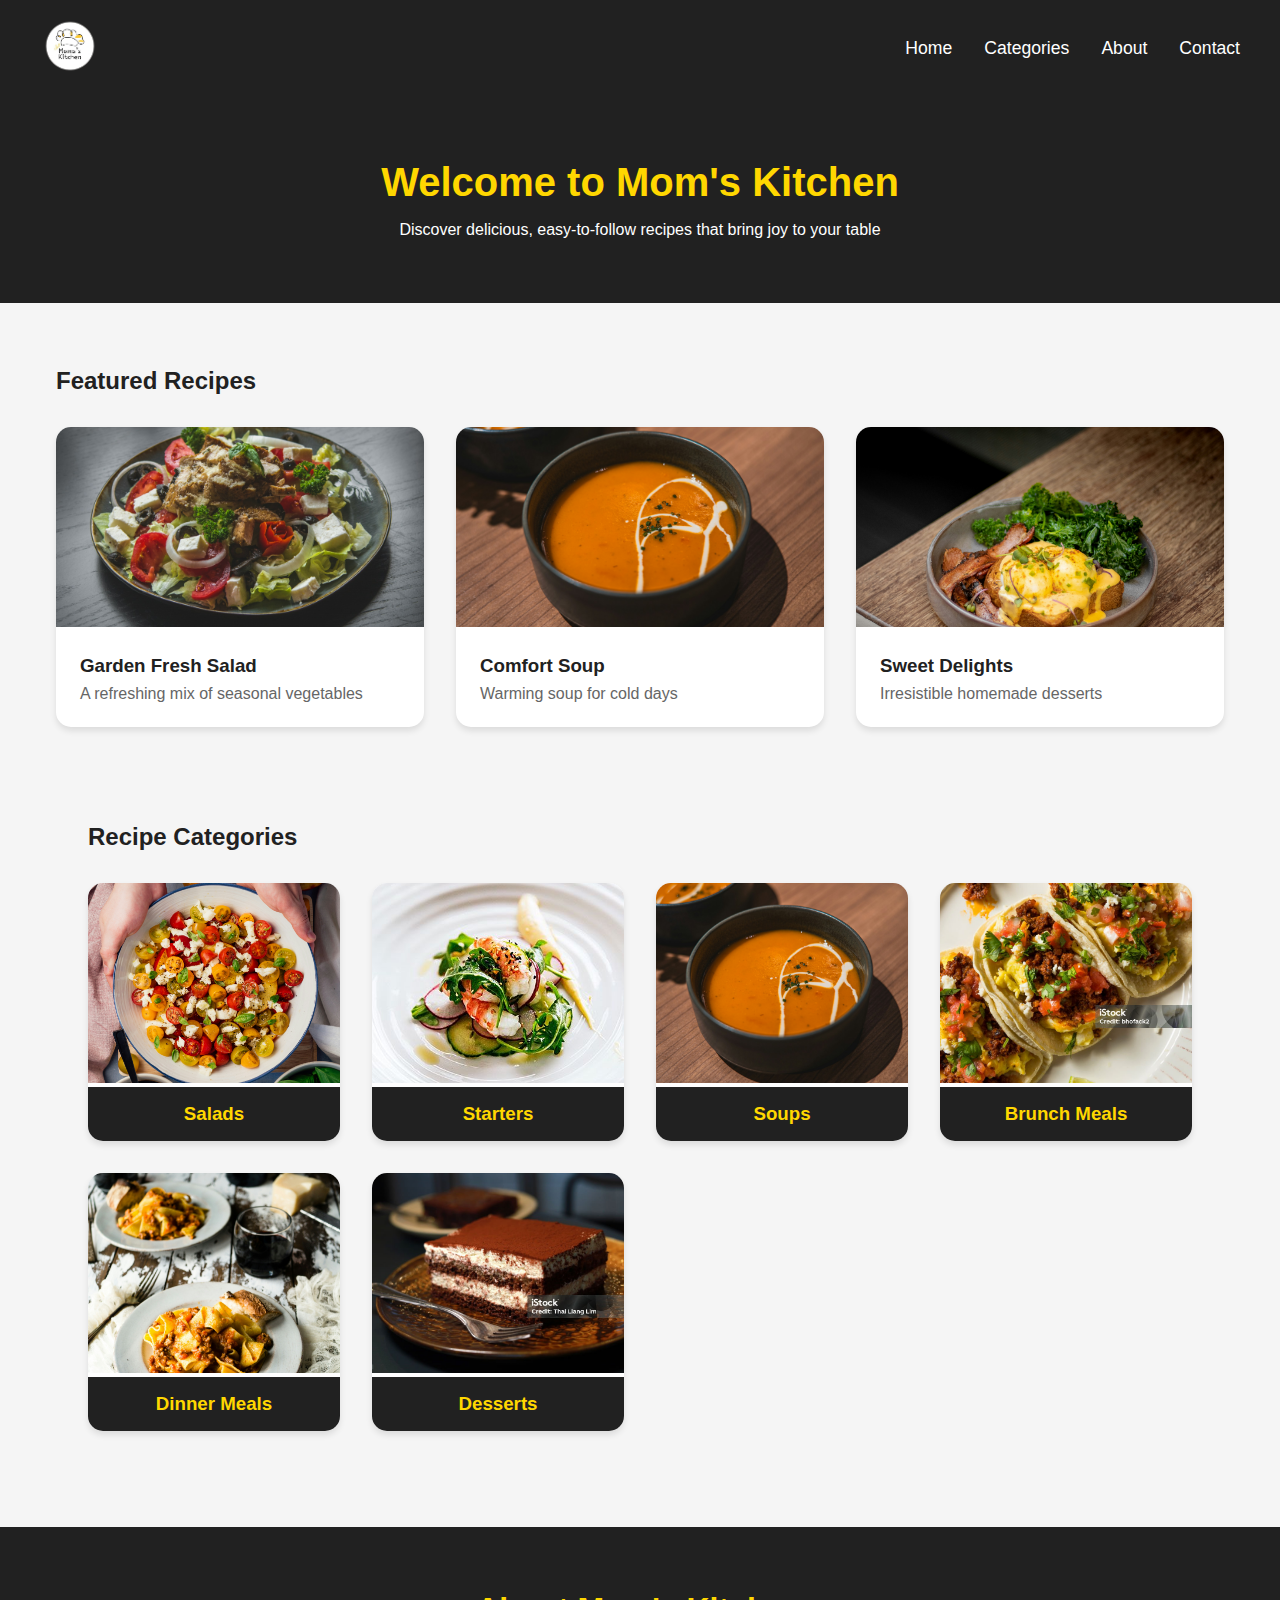
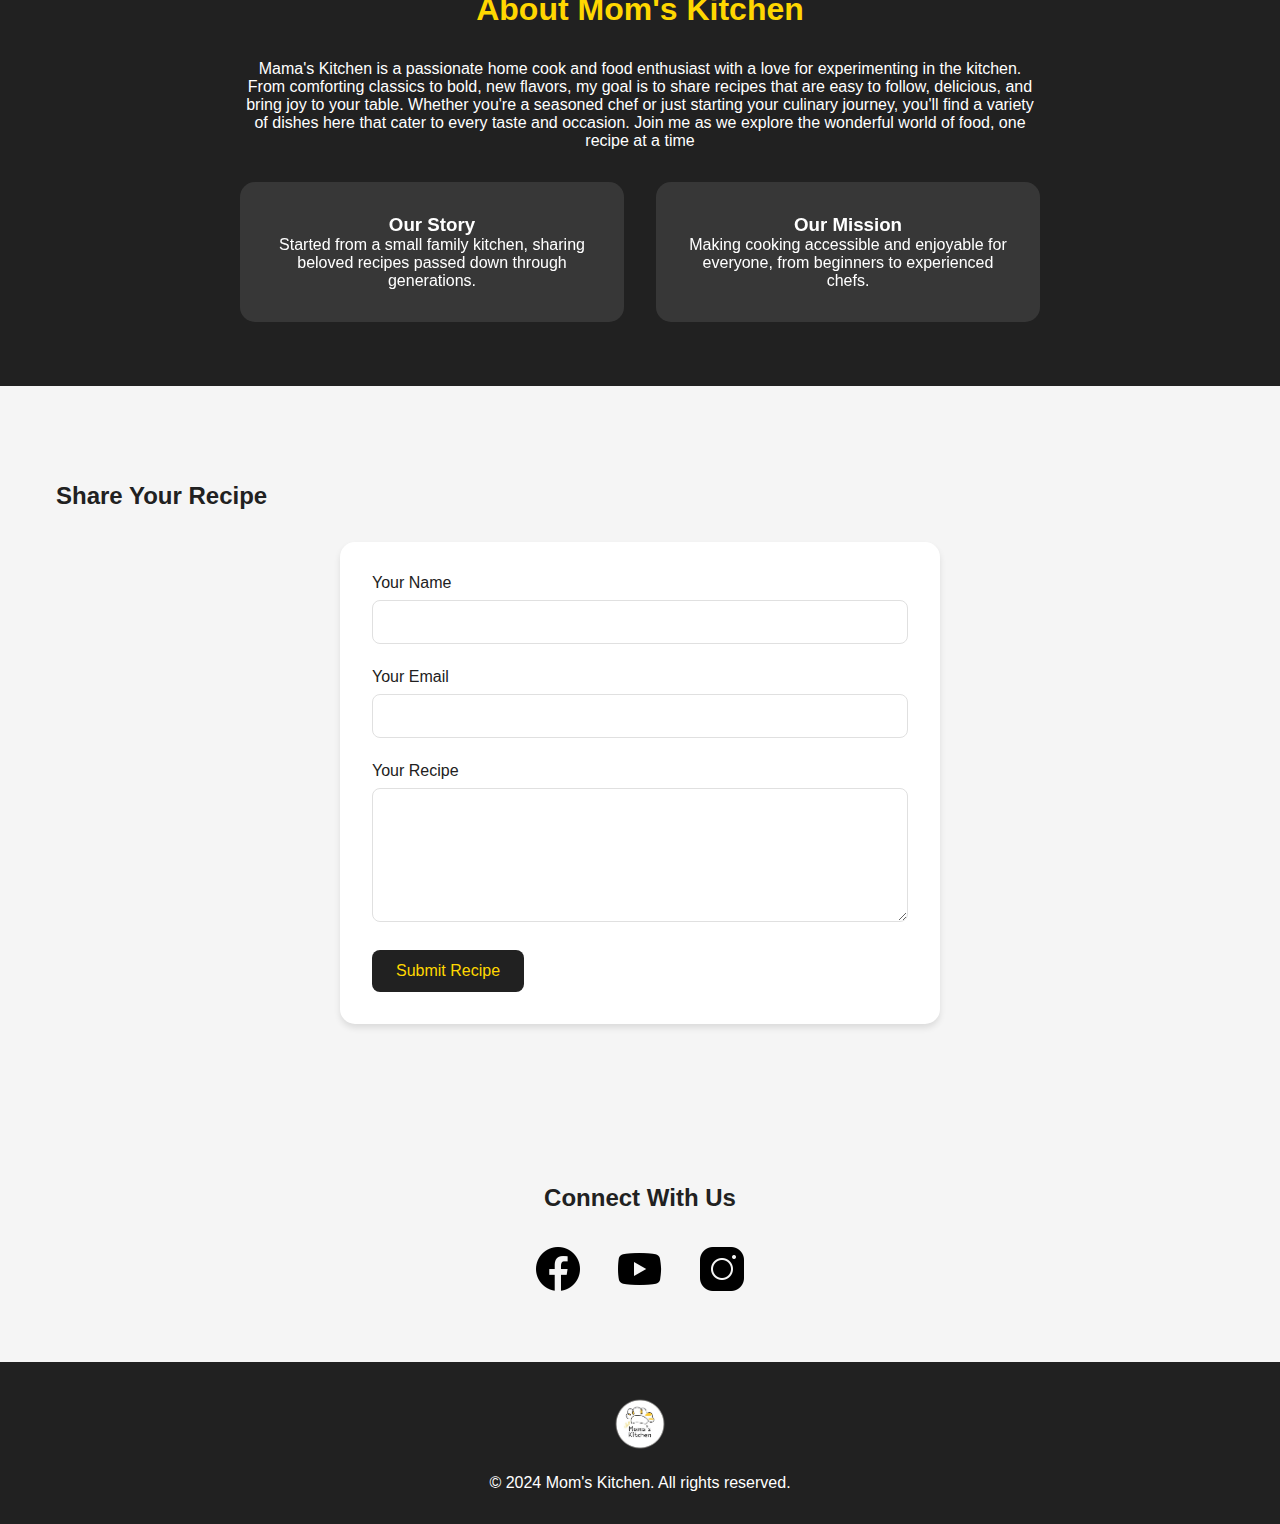
<file: index.html>
<!DOCTYPE html>
<html lang="en">
  <head>
    <meta charset="UTF-8" />
    <meta name="viewport" content="width=device-width, initial-scale=1.0" />
    <title>Mom's Kitchen - Delicious Homemade Recipes</title>
    <link rel="icon" href="/Assets/Icons/Mom_s_Kitchen 2.png" />
    <link rel="stylesheet" href="/Assets/Styles/index.css" />
    <link rel="stylesheet" href="/Assets/Styles/index-responsive.css" />
  </head>
  <body>
    <!-- Navigation -->
    <nav class="navbar">
      <div class="nav-content">
        <div class="logo">
          <img
            src="/Assets/Icons/Mom_s_Kitchen 2.png"
            alt="Mom's Kitchen Logo"
          />
        </div>
        <div class="menu-toggle">
          <span class="bar"></span>
          <span class="bar"></span>
          <span class="bar"></span>
        </div>
        <div class="nav-links">
          <a href="/index.html">Home</a>
          <a href="#categories">Categories</a>
          <a href="#about">About</a>
          <a href="#contact">Contact</a>
        </div>
      </div>
    </nav>

    <!-- Hero Section -->
    <section class="hero">
      <h1>Welcome to Mom's Kitchen</h1>
      <p>
        Discover delicious, easy-to-follow recipes that bring joy to your table
      </p>
    </section>

    <!-- Featured Recipes -->
    <section class="featured">
      <div class="container">
        <h2>Featured Recipes</h2>
        <div class="featured-grid">
          <article class="recipe-card">
            <a href="/Pages/Salads.html" style="text-decoration: none"
              ><img
                src="/Assets/Images/amin-ramezani-PipzrGSil-c-unsplash.jpg"
                alt="Fresh Salad"
              />
              <div class="recipe-content">
                <h3>Garden Fresh Salad</h3>
                <p>A refreshing mix of seasonal vegetables</p>
              </div></a
            >
          </article>
          <article class="recipe-card">
            <a href="/Pages/Soups.html" style="text-decoration: none"
              ><img
                src="/Assets/Images/sherman-kwan-Vuc8cRavyl4-unsplash.jpg"
                alt="Homemade Soup"
              />
              <div class="recipe-content">
                <h3>Comfort Soup</h3>
                <p>Warming soup for cold days</p>
              </div></a
            >
          </article>
          <article class="recipe-card">
            <a href="/Pages/BrunchMeals.html" style="text-decoration: none"
              ><img
                src="/Assets/Images/caramel-dhpiee8rkTo-unsplash.jpg"
                alt="Dessert"
              />
              <div class="recipe-content">
                <h3>Sweet Delights</h3>
                <p>Irresistible homemade desserts</p>
              </div></a
            >
          </article>
        </div>
      </div>
    </section>

    <!-- Categories Section -->
    <section class="categories" id="categories">
      <div class="container">
        <h2>Recipe Categories</h2>
        <div class="categories-grid">
          <div class="category-card">
            <a href="/Pages/Salads.html"
              ><img
                src="/Assets/Images/adam-bartoszewicz-_zXy4MvdWkA-unsplash.jpg"
                alt="Salads"
            /></a>
            <h3>Salads</h3>
          </div>
          <div class="category-card">
            <a href="/Pages/Starters.html">
              <img
                src="/Assets/Images/Spot Prawn Sesame Salad.jpg"
                alt="Starters"
            /></a>
            <h3>Starters</h3>
          </div>
          <div class="category-card">
            <a href="/Pages/Soups.html"
              ><img
                src="/Assets/Images/sherman-kwan-Vuc8cRavyl4-unsplash.jpg"
                alt="Soups"
            /></a>
            <h3>Soups</h3>
          </div>
          <div class="category-card">
            <a href="/Pages/BrunchMeals.html"
              ><img
                src="/Assets/Images/istockphoto-989456062-1024x1024.jpg"
                alt="Brunch"
            /></a>
            <h3>Brunch Meals</h3>
          </div>
          <div class="category-card">
            <a href="/Pages/DinnerMeals.html"
              ><img
                src="/Assets/Images/christine-siracusa-Cs5xVwB50Ps-unsplash.jpg"
                alt="Dinner"
            /></a>
            <h3>Dinner Meals</h3>
          </div>
          <div class="category-card">
            <a href="/Pages/Desserts.html"
              ><img src="/Assets/Images/tirmisu.jpg" alt="Desserts"
            /></a>
            <h3>Desserts</h3>
          </div>
        </div>
      </div>
    </section>

    <!-- About Section -->
    <section class="about" id="about">
      <div class="about-content">
        <h2>About Mom's Kitchen</h2>
        <p>
          Mama's Kitchen is a passionate home cook and food enthusiast with a
          love for experimenting in the kitchen. From comforting classics to
          bold, new flavors, my goal is to share recipes that are easy to
          follow, delicious, and bring joy to your table. Whether you're a
          seasoned chef or just starting your culinary journey, you'll find a
          variety of dishes here that cater to every taste and occasion. Join me
          as we explore the wonderful world of food, one recipe at a time
        </p>
        <div class="about-cards">
          <div class="about-card">
            <h3>Our Story</h3>
            <p>
              Started from a small family kitchen, sharing beloved recipes
              passed down through generations.
            </p>
          </div>
          <div class="about-card">
            <h3>Our Mission</h3>
            <p>
              Making cooking accessible and enjoyable for everyone, from
              beginners to experienced chefs.
            </p>
          </div>
        </div>
      </div>
    </section>

    <!-- Recipe Submission -->
    <section class="submit-recipe">
      <div class="container">
        <h2>Share Your Recipe</h2>
        <form class="recipe-form">
          <div class="form-group">
            <label for="name">Your Name</label>
            <input type="text" id="name" name="name" required />
          </div>
          <div class="form-group">
            <label for="email">Your Email</label>
            <input type="email" id="email" name="email" required />
          </div>
          <div class="form-group">
            <label for="recipe">Your Recipe</label>
            <textarea id="recipe" name="recipe" rows="6" required></textarea>
          </div>
          <button type="submit" class="submit-btn">Submit Recipe</button>
        </form>
      </div>
    </section>

    <!-- Social Connect -->
    <section class="social-connect" id="contact">
      <div class="container">
        <h2>Connect With Us</h2>
        <div class="social-links">
          <a href="https://web.facebook.com/anomaskitchen" target="_blank">
            <img src="/Assets/Icons/icons8-facebook-100.png" alt="Facebook" />
          </a>
          <a href="https://www.youtube.com/@AnomasKitchen" target="_blank">
            <img src="/Assets/Icons/icons8-youtube-100.png" alt="YouTube" />
          </a>
          <a href="https://www.instagram.com/anomaskitchen" target="_blank">
            <img src="/Assets/Icons/icons8-instagram-100.png" alt="Instagram" />
          </a>
        </div>
      </div>
    </section>

    <!-- Footer -->
    <footer>
      <div class="container">
        <div class="footer-content">
          <a href="/index.html"
            ><img
              src="/Assets/Icons/Mom_s_Kitchen 2.png"
              alt="Mom's Kitchen Logo"
          /></a>
          <p>© 2024 Mom's Kitchen. All rights reserved.</p>
        </div>
      </div>
    </footer>

    <script src="/Assets/JS/Menu.js"></script>
  </body>
</html>
</file>
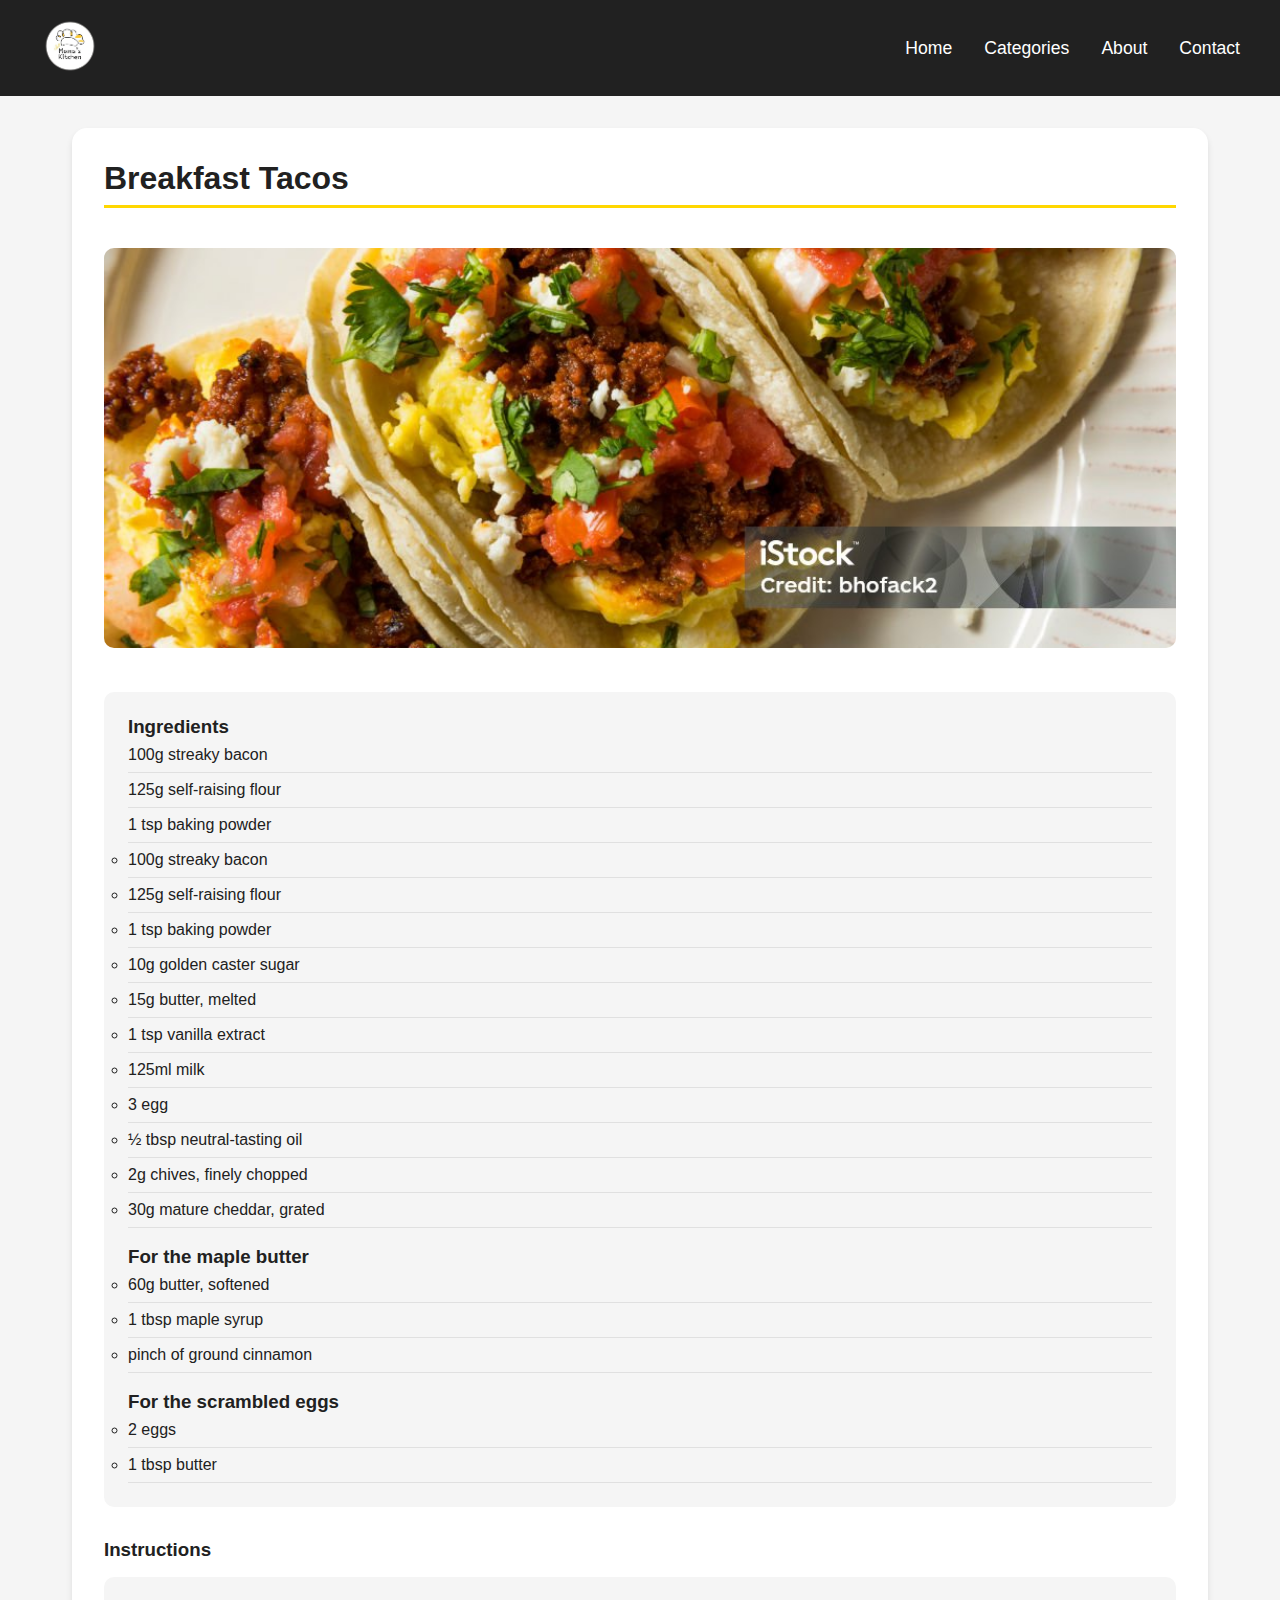
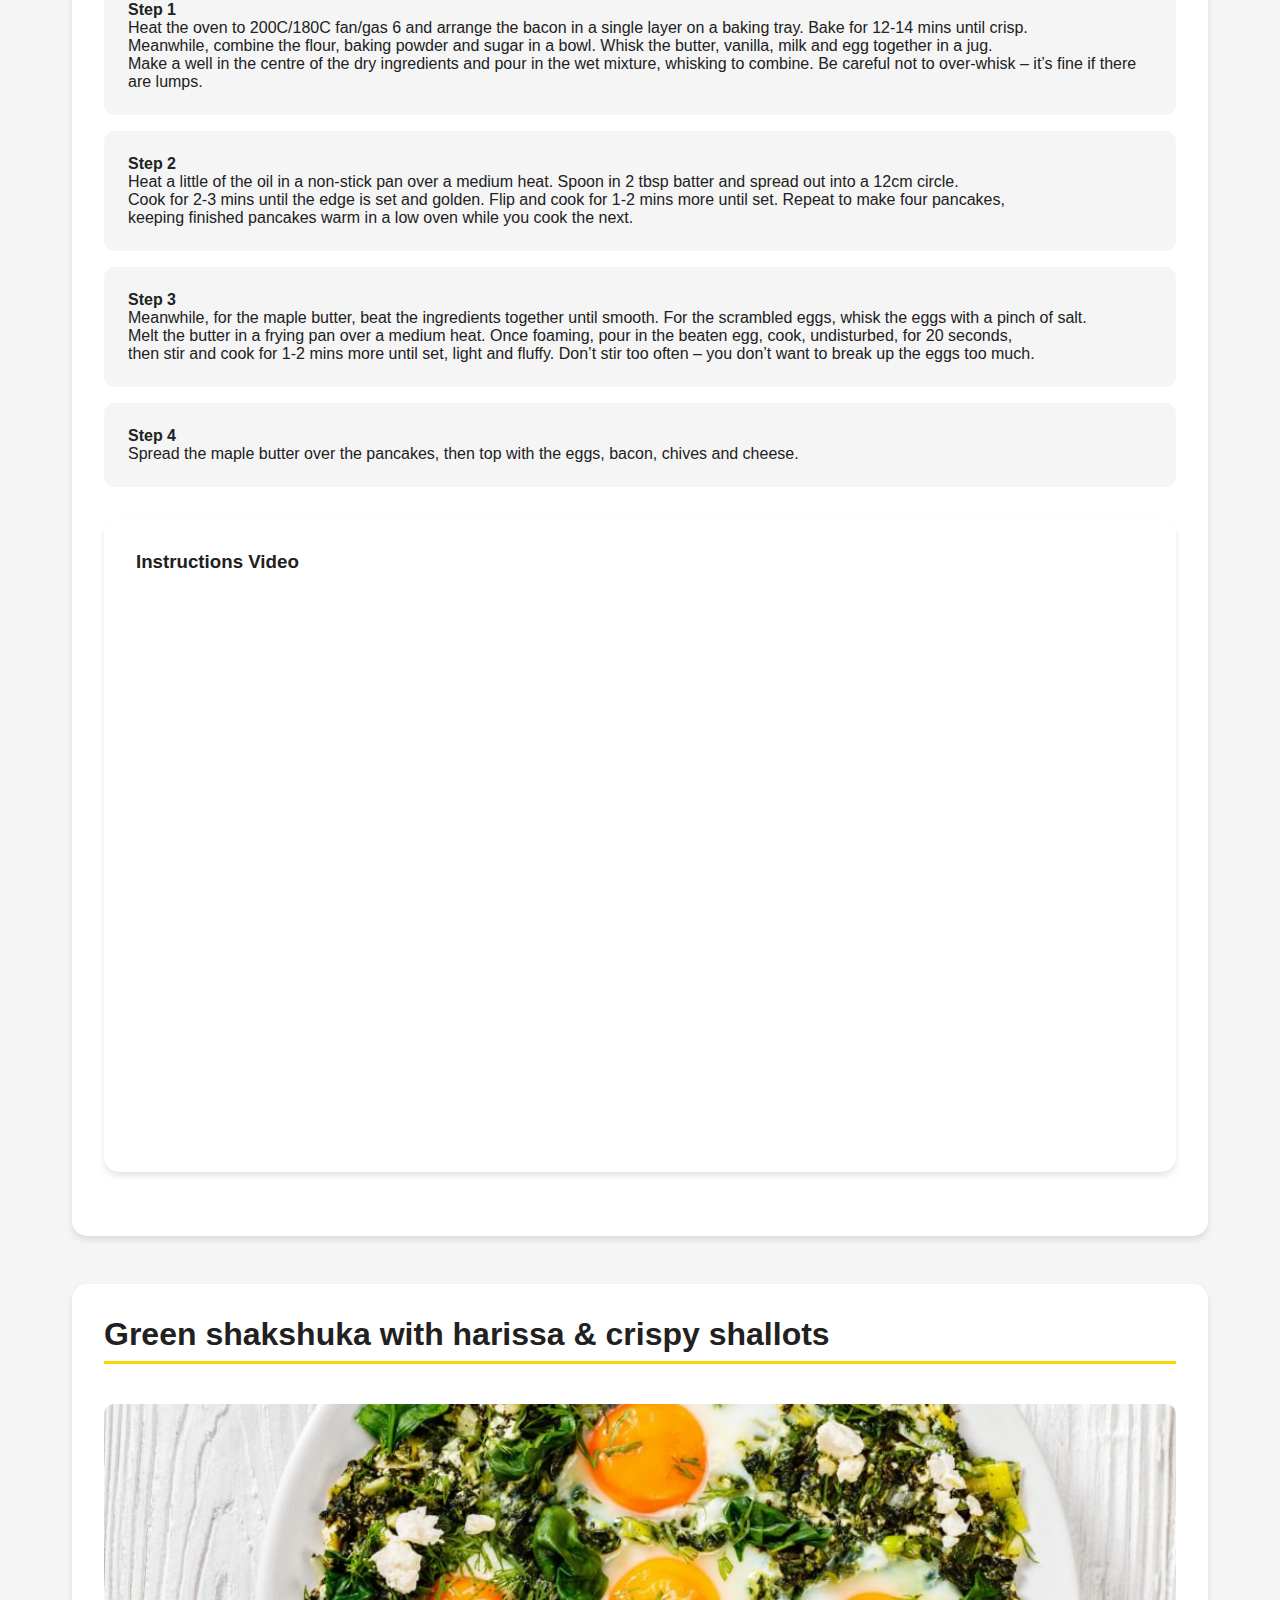
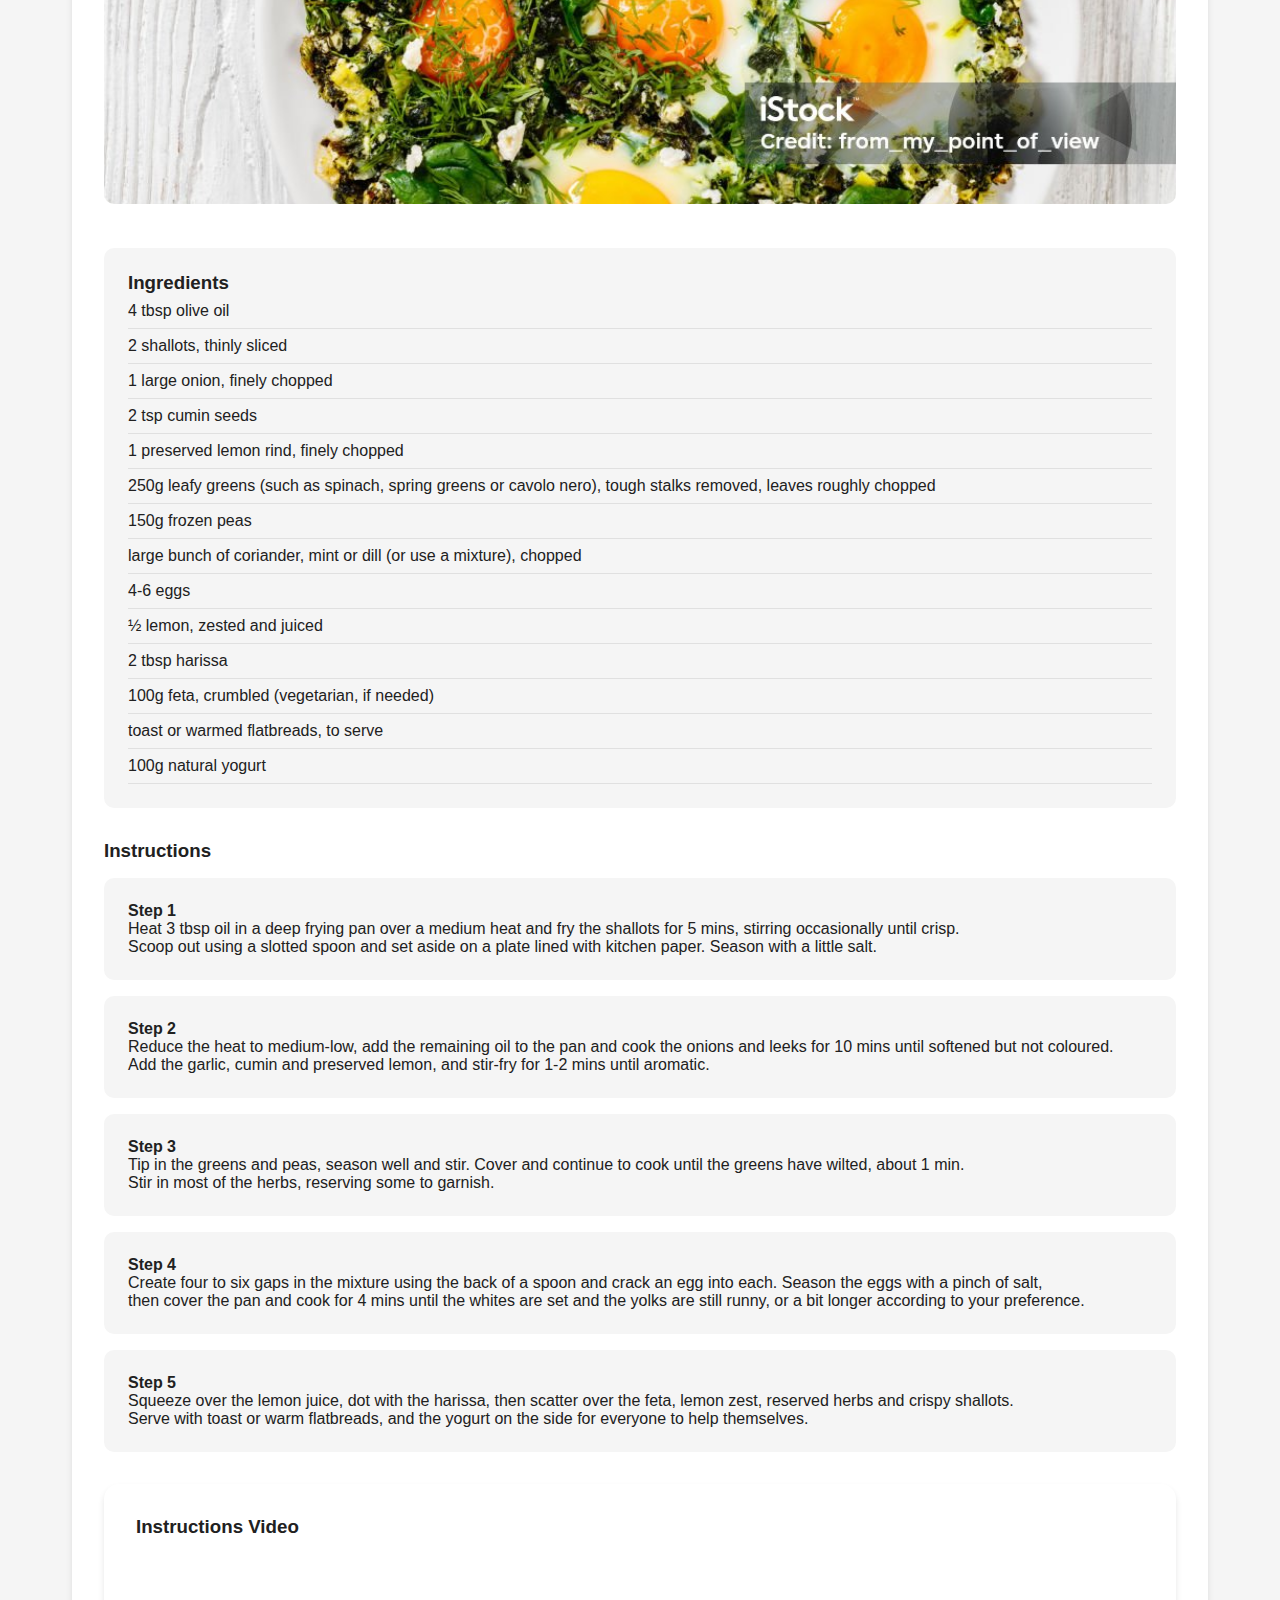
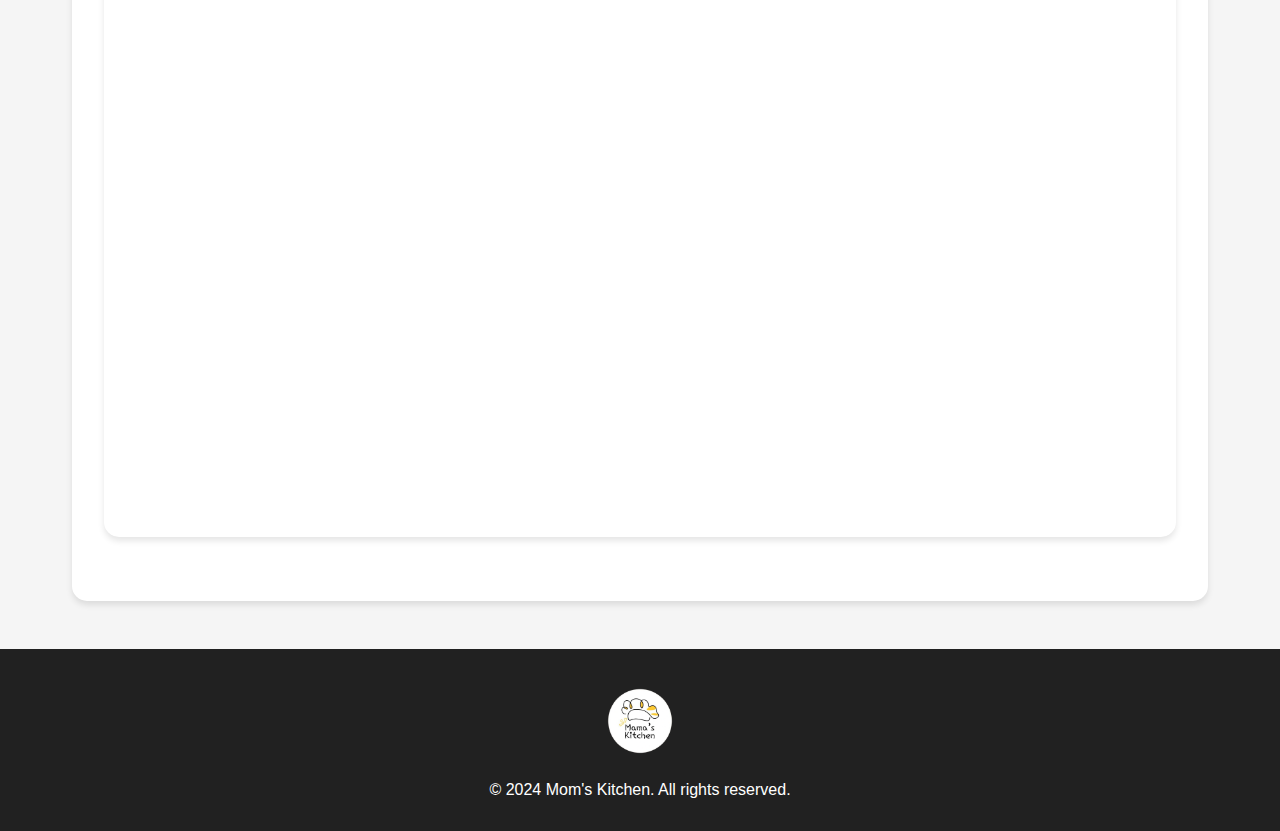
<file: Pages/BrunchMeals.html>
<!DOCTYPE html>
<html lang="en">
  <head>
    <meta charset="UTF-8" />
    <meta name="viewport" content="width=device-width, initial-scale=1.0" />
    <link rel="icon" href="/Assets/Icons/Mom_s_Kitchen 2.png" />
    <link rel="stylesheet" href="/Assets/Styles/pages.css" />
    <link rel="stylesheet" href="/Assets/Styles/pages-responsive.css" />
    <title>Mom's Kitchen - Brunch Meals</title>
  </head>
  <body>
    <nav class="navbar">
      <div class="nav-content">
        <div class="logo">
          <img
            src="/Assets/Icons/Mom_s_Kitchen 2.png"
            alt="Mom's Kitchen Logo"
          />
        </div>
        <div class="menu-toggle">
          <span class="bar"></span>
          <span class="bar"></span>
          <span class="bar"></span>
        </div>
        <div class="nav-links">
          <a href="/index.html">Home</a>
          <a href="/index.html">Categories</a>
          <a href="/index.html">About</a>
          <a href="/index.html">Contact</a>
        </div>
      </div>
    </nav>

    <main>
      <section class="recipe-section">
        <h2>Breakfast Tacos</h2>
        <img
          src="/Assets/Images/istockphoto-989456062-1024x1024.jpg"
          alt="Breakfast Tacos"
          class="recipe-image"
        />

        <div class="ingredients-container">
          <h3>Ingredients</h3>
          <ul class="ingredients-list">
            <li>100g streaky bacon</li>
            <li>125g self-raising flour</li>
            <li>1 tsp baking powder</li>
            <ul>
              <li>100g streaky bacon</li>
              <li>125g self-raising flour</li>
              <li>1 tsp baking powder</li>
              <li>10g golden caster sugar</li>
              <li>15g butter, melted</li>
              <li>1 tsp vanilla extract</li>
              <li>125ml milk</li>
              <li>3 egg</li>
              <li>½ tbsp neutral-tasting oil</li>
              <li>2g chives, finely chopped</li>
              <li>30g mature cheddar, grated</li>
            </ul>
            <br />
            <h3>For the maple butter</h3>
            <ul>
              <li>60g butter, softened</li>
              <li>1 tbsp maple syrup</li>
              <li>pinch of ground cinnamon</li>
            </ul>
            <br />
            <h3>For the scrambled eggs</h3>
            <ul>
              <li>2 eggs</li>
              <li>1 tbsp butter</li>
            </ul>
          </ul>
        </div>

        <div class="instructions-container">
          <h3>Instructions</h3>
          <div class="instruction-step">
            <h4>Step 1</h4>
            <p>
              Heat the oven to 200C/180C fan/gas 6 and arrange the bacon in a
              single layer on a baking tray. Bake for 12-14 mins until crisp.
              <br />
              Meanwhile, combine the flour, baking powder and sugar in a bowl.
              Whisk the butter, vanilla, milk and egg together in a jug.
              <br />
              Make a well in the centre of the dry ingredients and pour in the
              wet mixture, whisking to combine. Be careful not to over-whisk –
              it’s fine if there are lumps.
            </p>
          </div>

          <div class="instruction-step">
            <h4>Step 2</h4>
            <p>
              Heat a little of the oil in a non-stick pan over a medium heat.
              Spoon in 2 tbsp batter and spread out into a 12cm circle. <br />
              Cook for 2-3 mins until the edge is set and golden. Flip and cook
              for 1-2 mins more until set. Repeat to make four pancakes,
              <br />
              keeping finished pancakes warm in a low oven while you cook the
              next.
            </p>
          </div>
          <div class="instruction-step">
            <h4>Step 3</h4>
            <p>
              Meanwhile, for the maple butter, beat the ingredients together
              until smooth. For the scrambled eggs, whisk the eggs with a pinch
              of salt. <br />
              Melt the butter in a frying pan over a medium heat. Once foaming,
              pour in the beaten egg, cook, undisturbed, for 20 seconds, <br />
              then stir and cook for 1-2 mins more until set, light and fluffy.
              Don’t stir too often – you don’t want to break up the eggs too
              much.
            </p>
          </div>
          <div class="instruction-step">
            <h4>Step 4</h4>
            <p>
              Spread the maple butter over the pancakes, then top with the eggs,
              bacon, chives and cheese.
            </p>
          </div>
        </div>
        <div class="video-section">
          <h3>Instructions Video</h3>
          <div class="video-container">
            <iframe
              src="https://www.youtube.com/embed/j0gjlSgO7VU?si=bP6SAQlQ80IOnGi3"
              title="YouTube video player"
              allow="accelerometer; autoplay; clipboard-write; encrypted-media; gyroscope; picture-in-picture; web-share"
              referrerpolicy="strict-origin-when-cross-origin"
              allowfullscreen
            ></iframe>
          </div>
        </div>
      </section>
    </main>
    <main>
      <section class="recipe-section">
        <h2>Green shakshuka with harissa & crispy shallots</h2>
        <img
          src="/Assets/Images/Green shakshuka with harissa & crispy shallots.jpg"
          alt="An image of Green shakshuka with harissa & crispy shallots"
          class="recipe-image"
        />

        <div class="ingredients-container">
          <h3>Ingredients</h3>
          <ul class="ingredients-list">
            <li>4 tbsp olive oil</li>
            <li>2 shallots, thinly sliced</li>
            <li>1 large onion, finely chopped</li>
            <li>2 tsp cumin seeds</li>
            <li>1 preserved lemon rind, finely chopped</li>
            <li>
              250g leafy greens (such as spinach, spring greens or cavolo nero),
              tough stalks removed, leaves roughly chopped
            </li>
            <li>150g frozen peas</li>
            <li>
              large bunch of coriander, mint or dill (or use a mixture), chopped
            </li>
            <li>4-6 eggs</li>
            <li>½ lemon, zested and juiced</li>
            <li>2 tbsp harissa</li>
            <li>100g feta, crumbled (vegetarian, if needed)</li>
            <li>toast or warmed flatbreads, to serve</li>
            <li>100g natural yogurt</li>
          </ul>
        </div>

        <div class="instructions-container">
          <h3>Instructions</h3>
          <div class="instruction-step">
            <h4>Step 1</h4>
            <p>
              Heat 3 tbsp oil in a deep frying pan over a medium heat and fry
              the shallots for 5 mins, stirring occasionally until crisp.
              <br />
              Scoop out using a slotted spoon and set aside on a plate lined
              with kitchen paper. Season with a little salt.
            </p>
          </div>

          <div class="instruction-step">
            <h4>Step 2</h4>
            <p>
              Reduce the heat to medium-low, add the remaining oil to the pan
              and cook the onions and leeks for 10 mins until softened but not
              coloured. <br />
              Add the garlic, cumin and preserved lemon, and stir-fry for 1-2
              mins until aromatic.
            </p>
          </div>
          <div class="instruction-step">
            <h4>Step 3</h4>
            <p>
              Tip in the greens and peas, season well and stir. Cover and
              continue to cook until the greens have wilted, about 1 min.
              <br />Stir in most of the herbs, reserving some to garnish.
            </p>
          </div>
          <div class="instruction-step">
            <h4>Step 4</h4>
            <p>
              Create four to six gaps in the mixture using the back of a spoon
              and crack an egg into each. Season the eggs with a pinch of salt,
              <br />
              then cover the pan and cook for 4 mins until the whites are set
              and the yolks are still runny, or a bit longer according to your
              preference.
            </p>
          </div>
          <div class="instruction-step">
            <h4>Step 5</h4>
            <p>
              Squeeze over the lemon juice, dot with the harissa, then scatter
              over the feta, lemon zest, reserved herbs and crispy shallots.
              <br />
              Serve with toast or warm flatbreads, and the yogurt on the side
              for everyone to help themselves.
            </p>
          </div>
        </div>
        <div class="video-section">
          <h3>Instructions Video</h3>
          <div class="video-container">
            <iframe
              src="https://www.youtube.com/embed/s73qMhFGo14?si=_TF_g2G_Ot-xIKFp"
              title="YouTube video player"
              allow="accelerometer; autoplay; clipboard-write; encrypted-media; gyroscope; picture-in-picture; web-share"
              referrerpolicy="strict-origin-when-cross-origin"
              allowfullscreen
            ></iframe>
          </div>
        </div>
      </section>
    </main>

    <footer>
      <a href="/index.html"
        ><img
          src="/Assets/Icons/Mom_s_Kitchen%202.png"
          alt="Mom's Kitchen Logo"
      /></a>
      <p>© 2024 Mom's Kitchen. All rights reserved.</p>
    </footer>

    <script src="/Assets/JS/Menu.js"></script>
  </body>
</html>
</file>
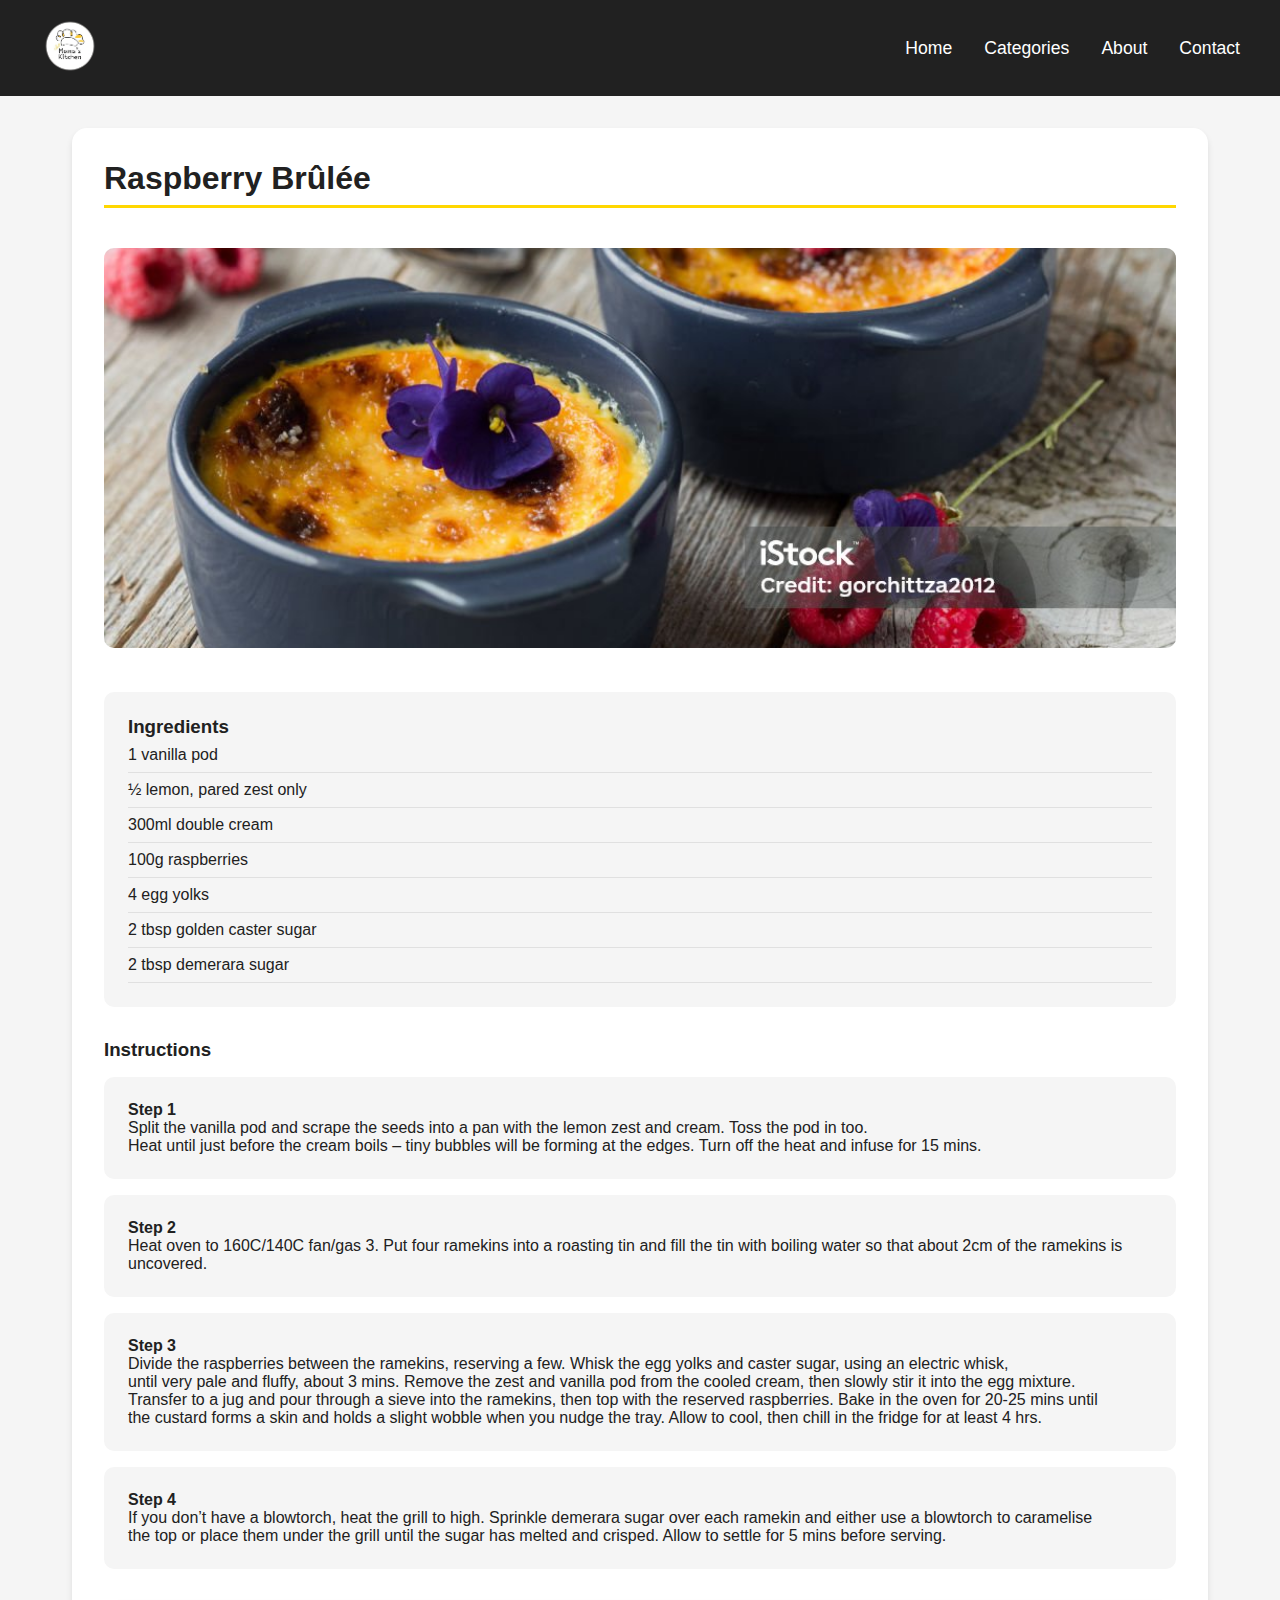
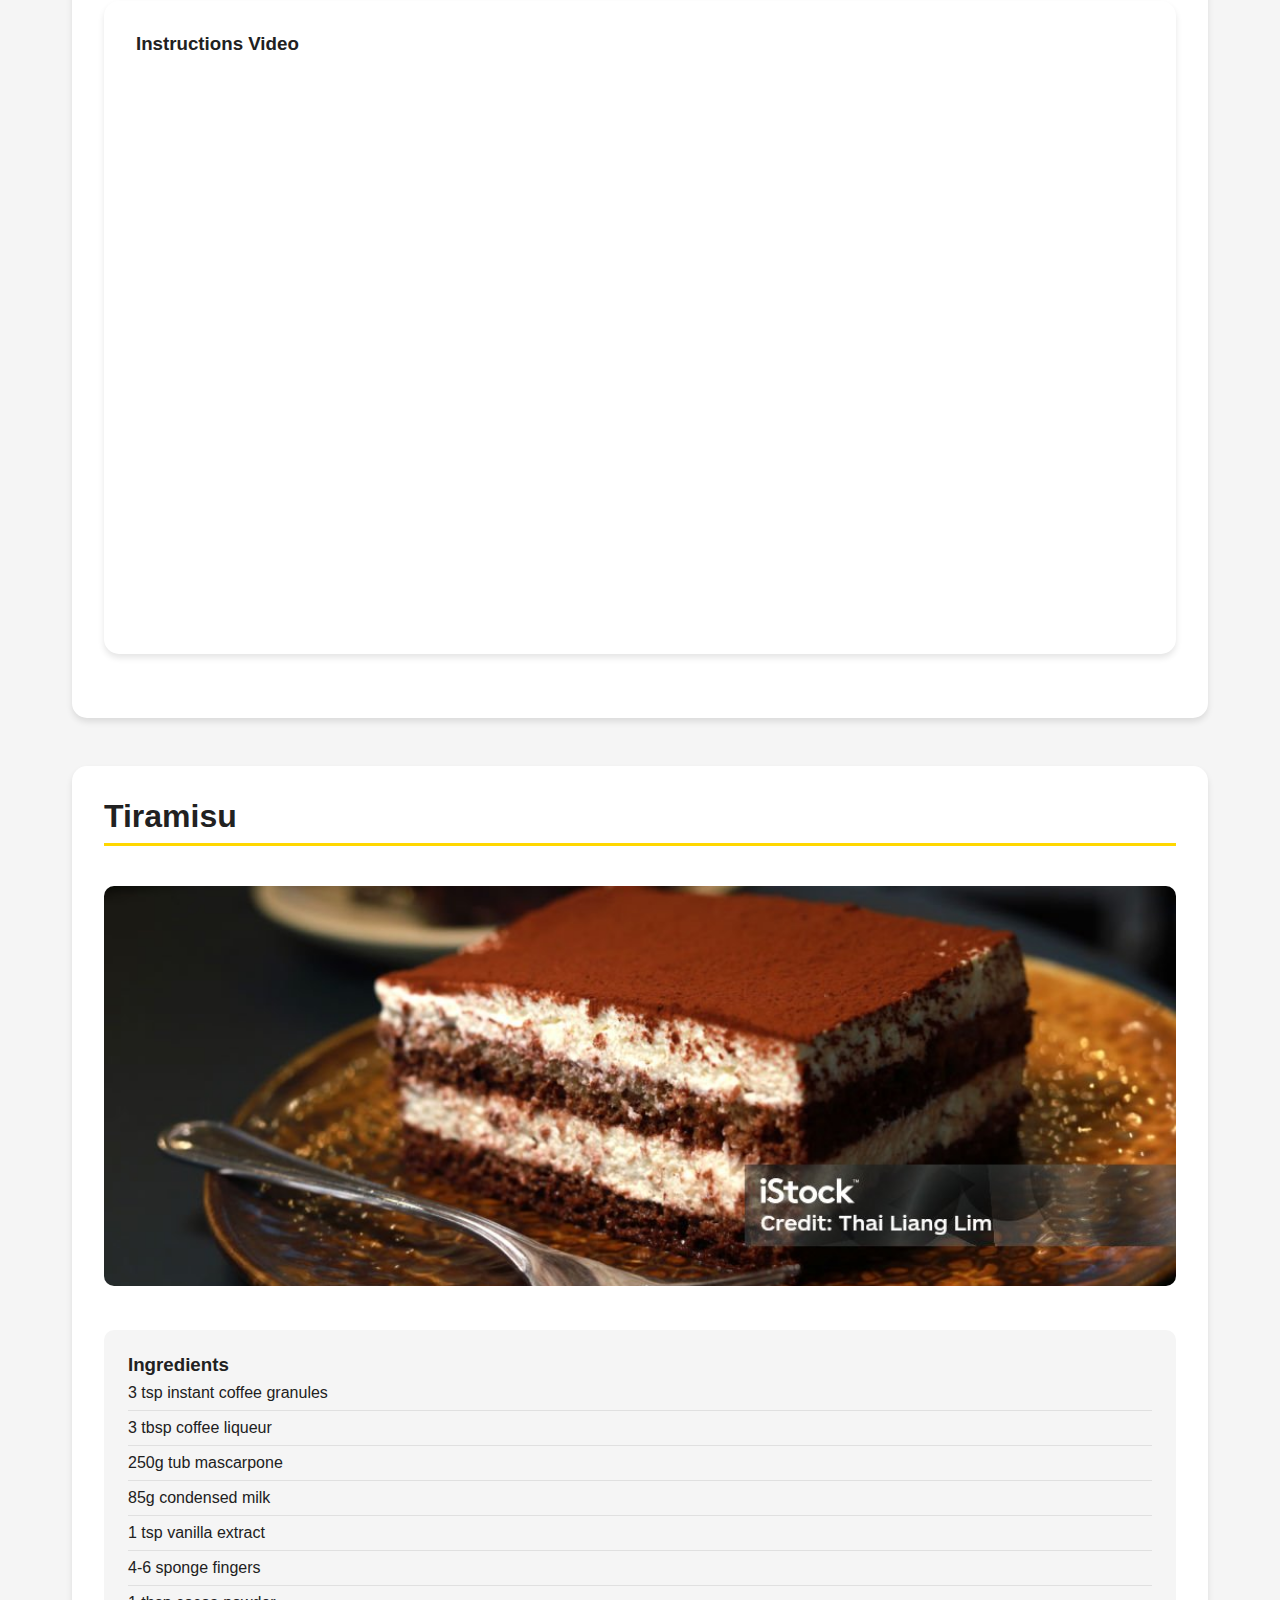
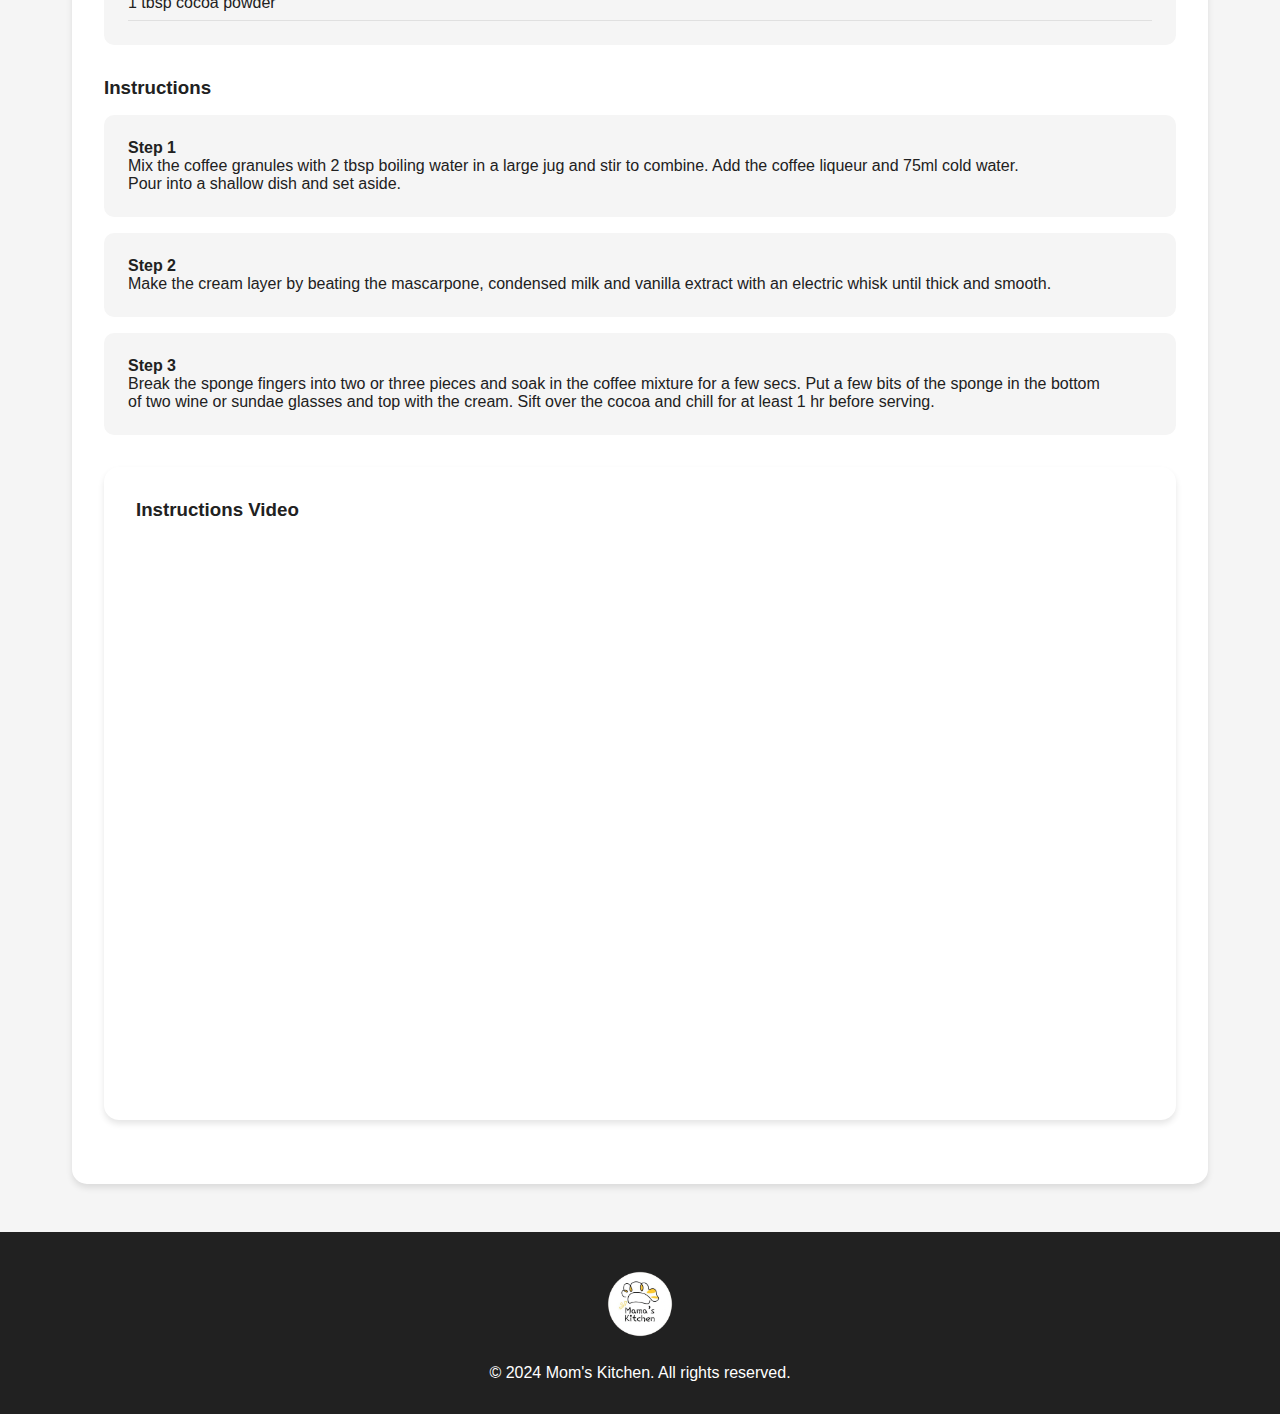
<file: Pages/Desserts.html>
<!DOCTYPE html>
<html lang="en">
  <head>
    <meta charset="UTF-8" />
    <meta name="viewport" content="width=device-width, initial-scale=1.0" />
    <link rel="icon" href="/Assets/Icons/Mom_s_Kitchen 2.png" />
    <link rel="stylesheet" href="/Assets/Styles/pages.css" />
    <link rel="stylesheet" href="/Assets/Styles/pages-responsive.css" />
    <title>Mom's Kitchen - Desserts</title>
    <style></style>
  </head>
  <body>
    <nav class="navbar">
      <div class="nav-content">
        <div class="logo">
          <img
            src="/Assets/Icons/Mom_s_Kitchen 2.png"
            alt="Mom's Kitchen Logo"
          />
        </div>
        <div class="menu-toggle">
          <span class="bar"></span>
          <span class="bar"></span>
          <span class="bar"></span>
        </div>
        <div class="nav-links">
          <a href="/index.html">Home</a>
          <a href="/index.html">Categories</a>
          <a href="/index.html">About</a>
          <a href="/index.html">Contact</a>
        </div>
      </div>
    </nav>

    <main>
      <section class="recipe-section">
        <h2>Raspberry Brûlée</h2>
        <img
          src="/Assets/Images/istockphoto-1199904953-1024x1024.jpg"
          alt="An image of Raspberry brûlée"
          class="recipe-image"
        />

        <div class="ingredients-container">
          <h3>Ingredients</h3>
          <ul class="ingredients-list">
            <li>1 vanilla pod</li>
            <li>½ lemon, pared zest only</li>
            <li>300ml double cream</li>
            <li>100g raspberries</li>
            <li>4 egg yolks</li>
            <li>2 tbsp golden caster sugar</li>
            <li>2 tbsp demerara sugar</li>
          </ul>
        </div>

        <div class="instructions-container">
          <h3>Instructions</h3>
          <div class="instruction-step">
            <h4>Step 1</h4>
            <p>
              Split the vanilla pod and scrape the seeds into a pan with the
              lemon zest and cream. Toss the pod in too. <br />
              Heat until just before the cream boils – tiny bubbles will be
              forming at the edges. Turn off the heat and infuse for 15 mins.
            </p>
          </div>

          <div class="instruction-step">
            <h4>Step 2</h4>
            <p>
              Heat oven to 160C/140C fan/gas 3. Put four ramekins into a
              roasting tin and fill the tin with boiling water so that about 2cm
              of the ramekins is uncovered.
            </p>
          </div>
          <div class="instruction-step">
            <h4>Step 3</h4>
            <p>
              Divide the raspberries between the ramekins, reserving a few.
              Whisk the egg yolks and caster sugar, using an electric whisk,
              <br />
              until very pale and fluffy, about 3 mins. Remove the zest and
              vanilla pod from the cooled cream, then slowly stir it into the
              egg mixture.
              <br />Transfer to a jug and pour through a sieve into the
              ramekins, then top with the reserved raspberries. Bake in the oven
              for 20-25 mins until <br />
              the custard forms a skin and holds a slight wobble when you nudge
              the tray. Allow to cool, then chill in the fridge for at least 4
              hrs.
            </p>
          </div>
          <div class="instruction-step">
            <h4>Step 4</h4>
            <p>
              If you don’t have a blowtorch, heat the grill to high. Sprinkle
              demerara sugar over each ramekin and either use a blowtorch to
              caramelise <br />
              the top or place them under the grill until the sugar has melted
              and crisped. Allow to settle for 5 mins before serving.
            </p>
          </div>
        </div>
        <div class="video-section">
          <h3>Instructions Video</h3>
          <div class="video-container">
            <iframe
              src="https://www.youtube.com/embed/8U3TJmEbo-A?si=rn7EW6RU_HYNUkMS"
              title="YouTube video player"
              allow="accelerometer; autoplay; clipboard-write; encrypted-media; gyroscope; picture-in-picture; web-share"
              referrerpolicy="strict-origin-when-cross-origin"
              allowfullscreen
            ></iframe>
          </div>
        </div>
      </section>
    </main>
    <main>
      <section class="recipe-section">
        <h2>Tiramisu</h2>
        <img
          src="/Assets/Images/tirmisu.jpg"
          alt="An image of Tiramisu"
          class="recipe-image"
        />

        <div class="ingredients-container">
          <h3>Ingredients</h3>
          <ul class="ingredients-list">
            <li>3 tsp instant coffee granules</li>
            <li>3 tbsp coffee liqueur</li>
            <li>250g tub mascarpone</li>
            <li>85g condensed milk</li>
            <li>1 tsp vanilla extract</li>
            <li>4-6 sponge fingers</li>
            <li>1 tbsp cocoa powder</li>
          </ul>
        </div>

        <div class="instructions-container">
          <h3>Instructions</h3>
          <div class="instruction-step">
            <h4>Step 1</h4>
            <p>
              Mix the coffee granules with 2 tbsp boiling water in a large jug
              and stir to combine. Add the coffee liqueur and 75ml cold water.
              <br />
              Pour into a shallow dish and set aside.
            </p>
          </div>

          <div class="instruction-step">
            <h4>Step 2</h4>
            <p>
              Make the cream layer by beating the mascarpone, condensed milk and
              vanilla extract with an electric whisk until thick and smooth.
            </p>
          </div>
          <div class="instruction-step">
            <h4>Step 3</h4>
            <p>
              Break the sponge fingers into two or three pieces and soak in the
              coffee mixture for a few secs. Put a few bits of the sponge in the
              bottom <br />of two wine or sundae glasses and top with the cream.
              Sift over the cocoa and chill for at least 1 hr before serving.
            </p>
          </div>
        </div>
        <div class="video-section">
          <h3>Instructions Video</h3>
          <div class="video-container">
            <iframe
              src="https://www.youtube.com/embed/tz5IrjY0sr4?si=ORT-fsrwQcxYkl_k"
              title="YouTube video player"
              allow="accelerometer; autoplay; clipboard-write; encrypted-media; gyroscope; picture-in-picture; web-share"
              referrerpolicy="strict-origin-when-cross-origin"
              allowfullscreen
            ></iframe>
          </div>
        </div>
      </section>
    </main>

    <footer>
      <a href="/index.html"
        ><img
          src="/Assets/Icons/Mom_s_Kitchen%202.png"
          alt="Mom's Kitchen Logo"
      /></a>
      <p>© 2024 Mom's Kitchen. All rights reserved.</p>
    </footer>

    <script src="/Assets/JS/Menu.js"></script>
  </body>
</html>
</file>
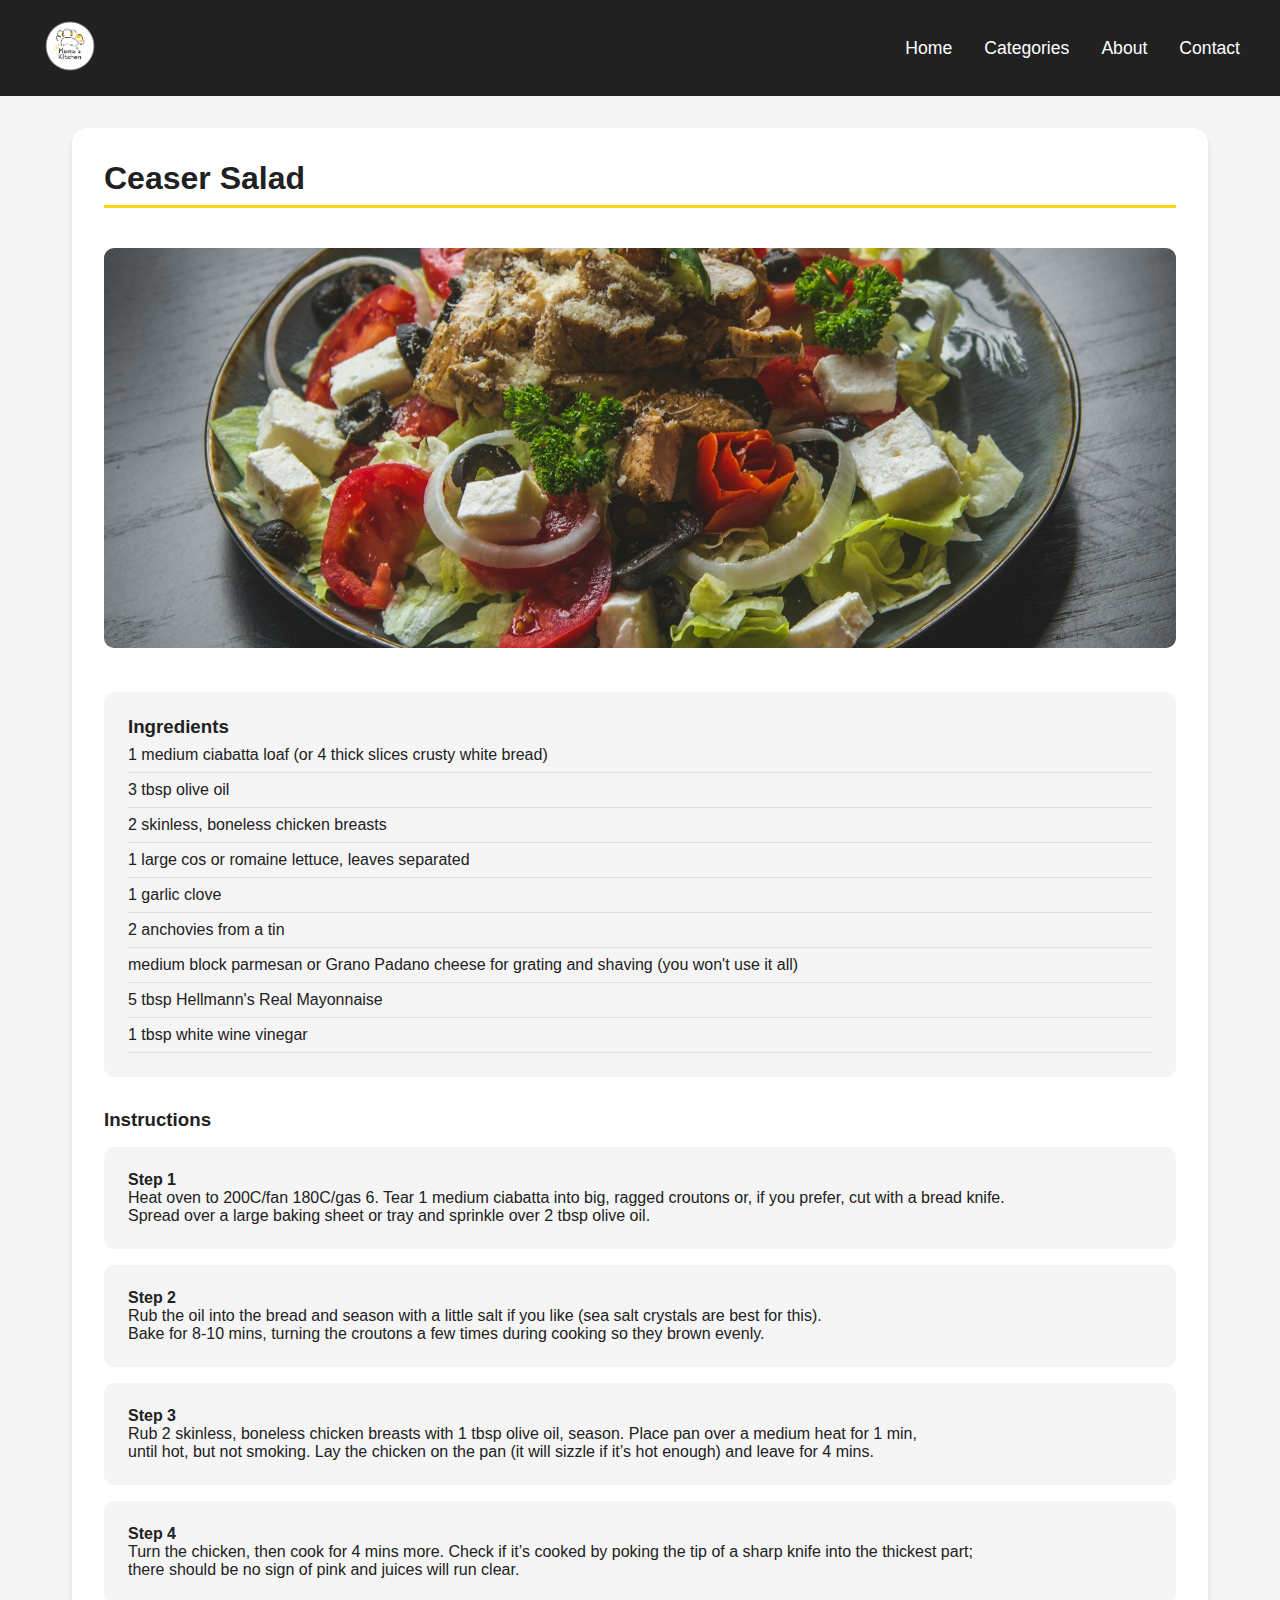
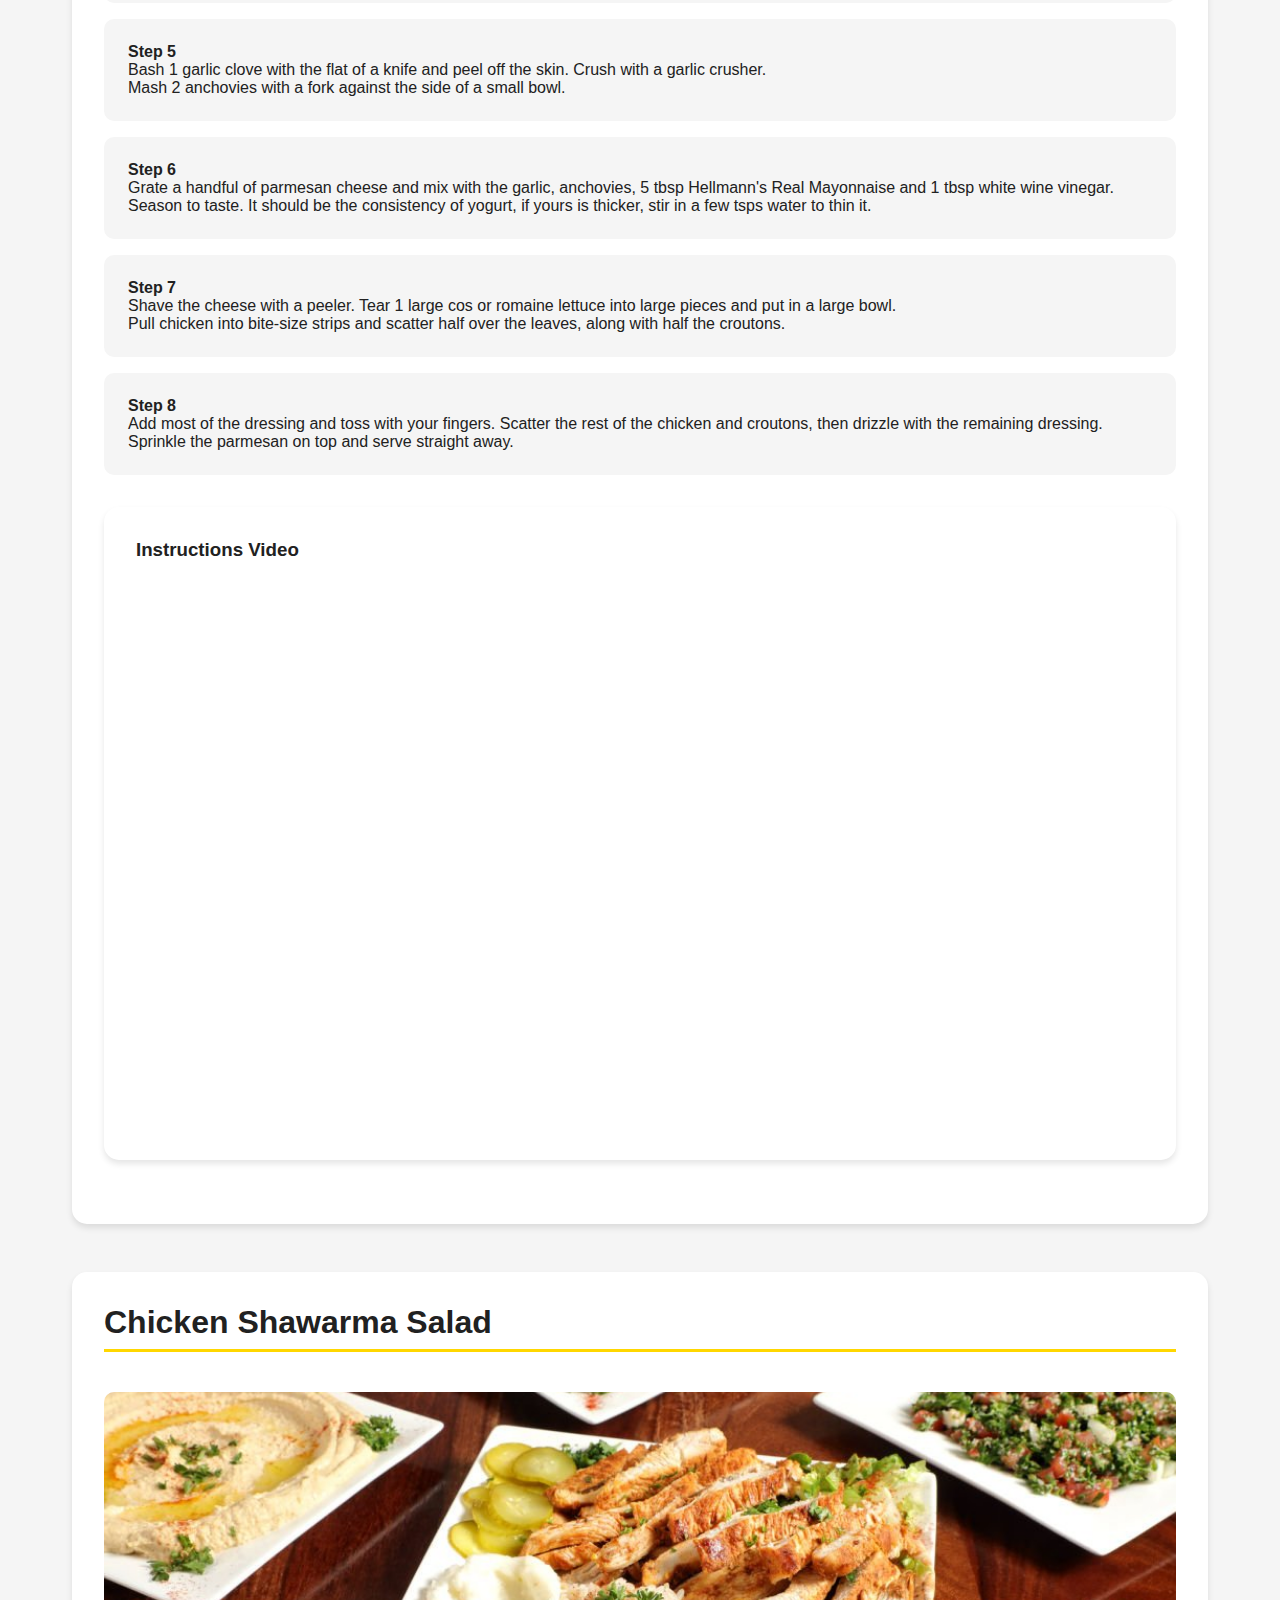
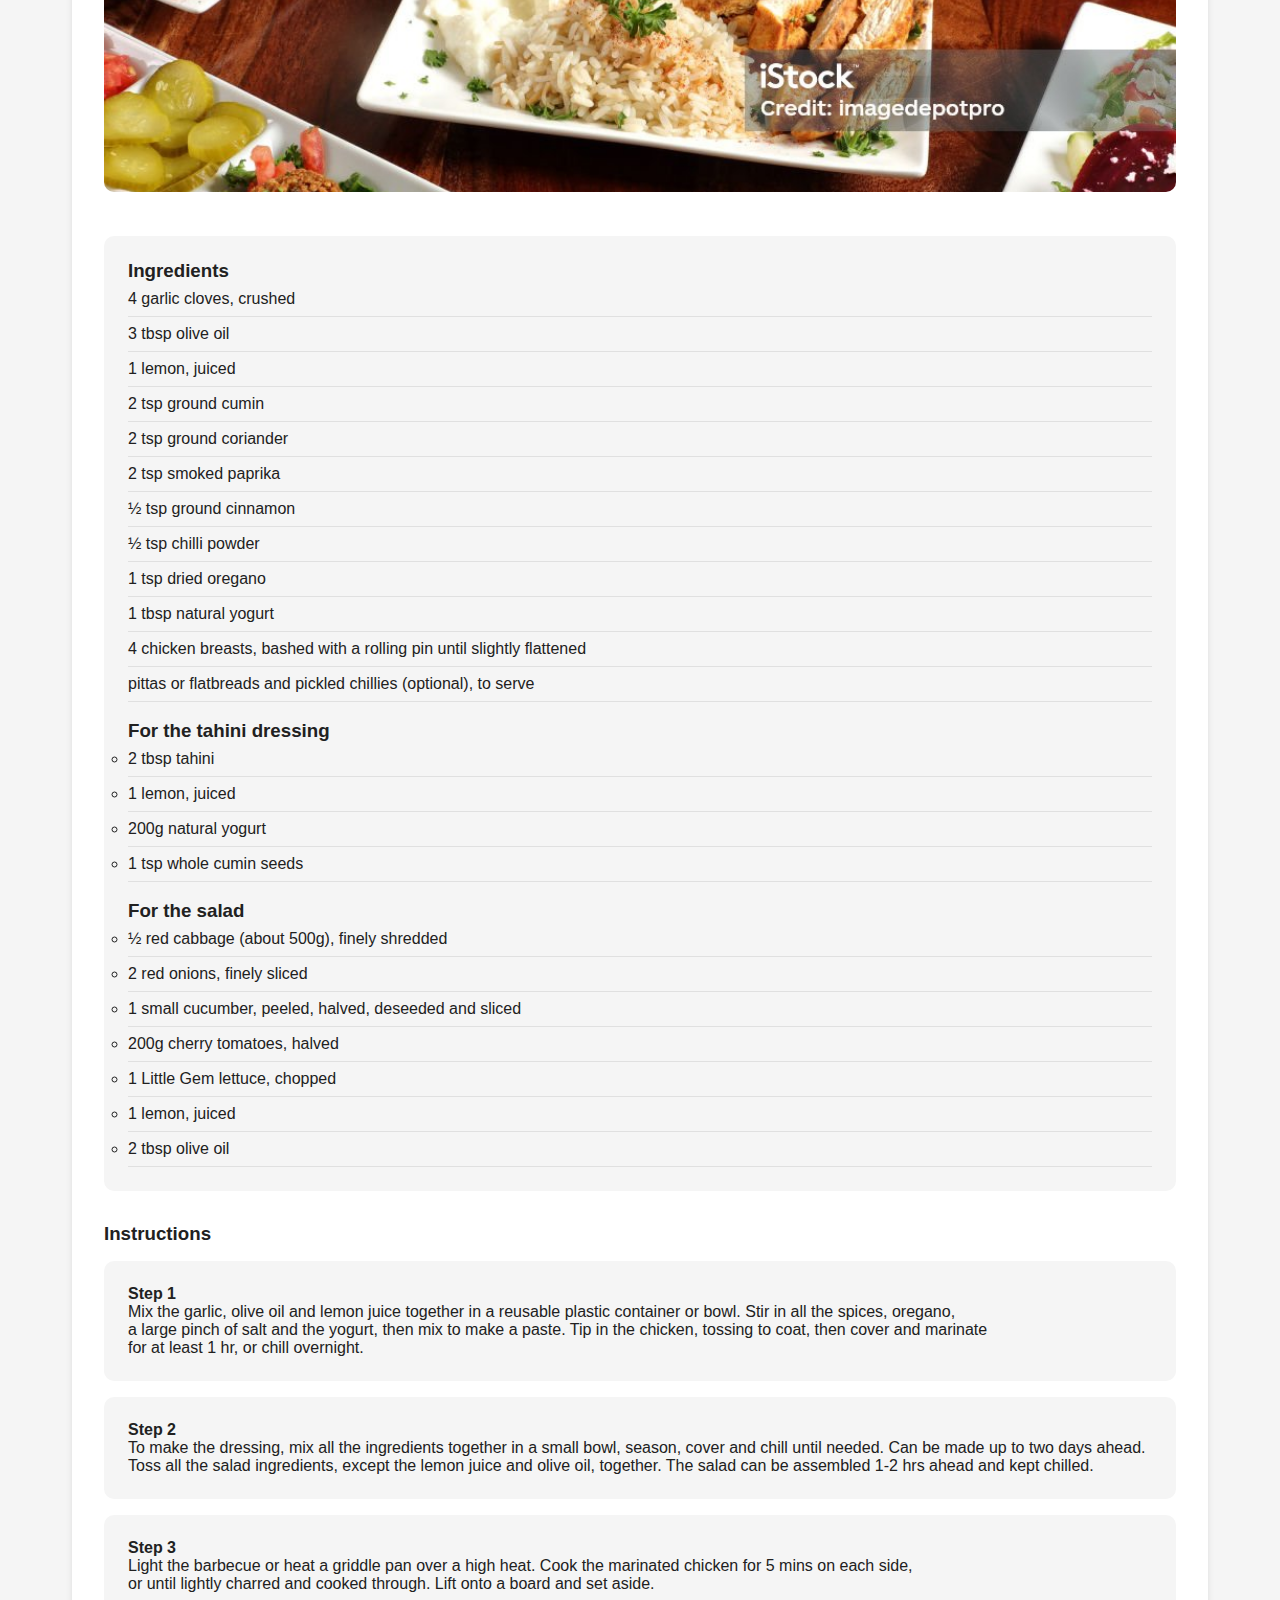
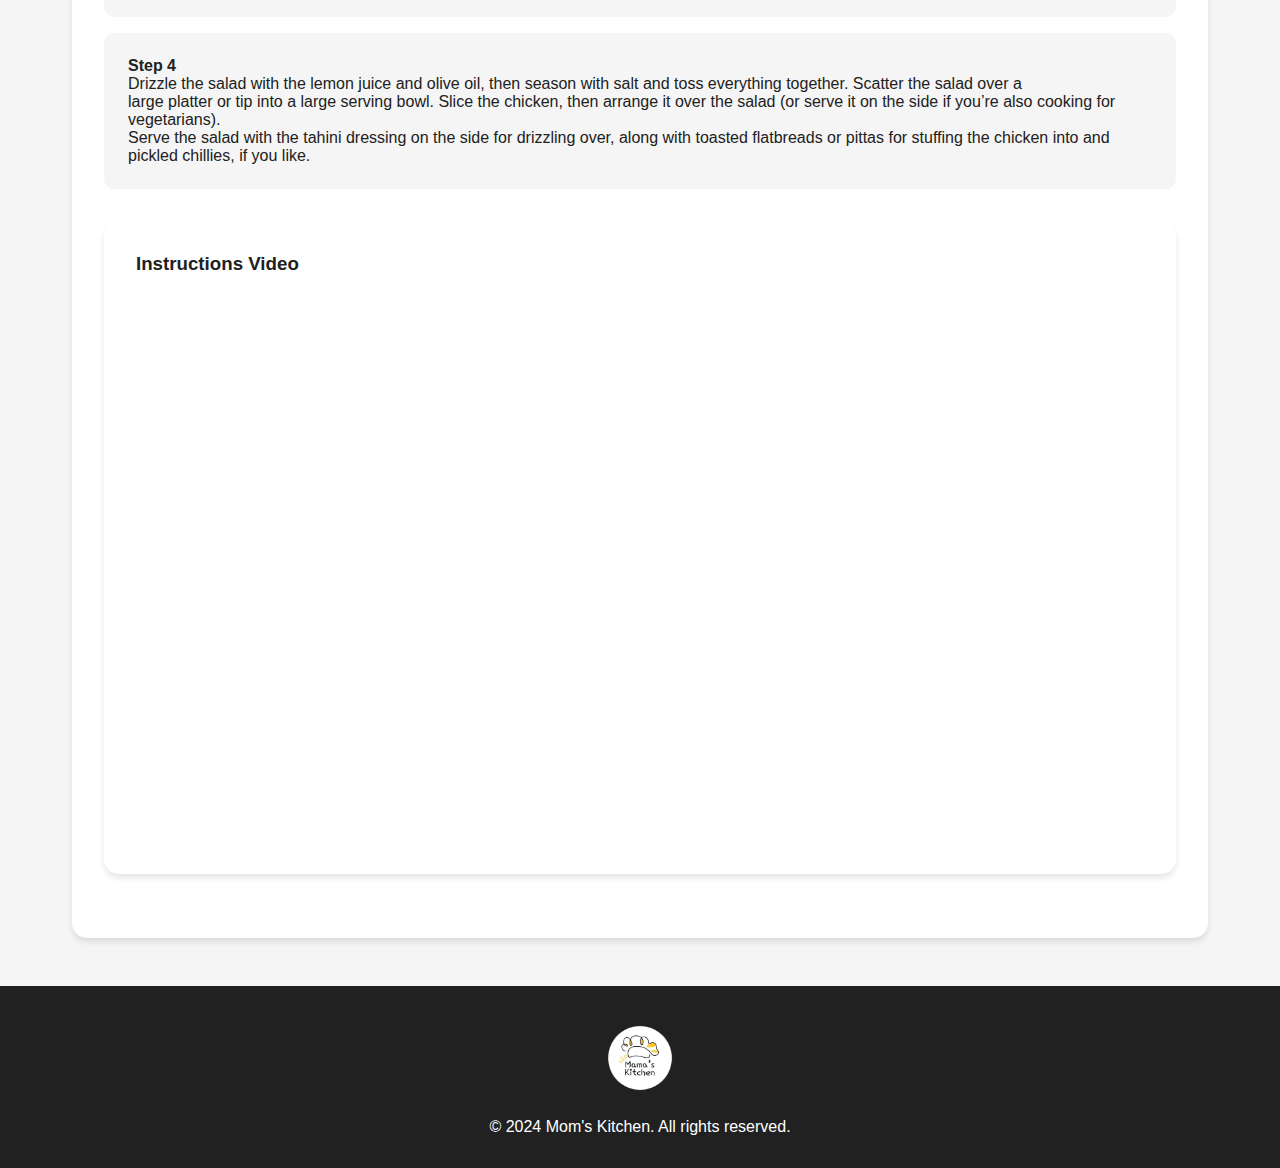
<file: Pages/Salads.html>
<!DOCTYPE html>
<html lang="en">
  <head>
    <meta charset="UTF-8" />
    <meta name="viewport" content="width=device-width, initial-scale=1.0" />
    <link rel="icon" href="/Assets/Icons/Mom_s_Kitchen 2.png" />
    <link rel="stylesheet" href="/Assets/Styles/pages.css" />
    <link rel="stylesheet" href="/Assets/Styles/pages-responsive.css" />
    <title>Mom's Kitchen - Salads</title>
    <style></style>
  </head>
  <body>
    <nav class="navbar">
      <div class="nav-content">
        <div class="logo">
          <img
            src="/Assets/Icons/Mom_s_Kitchen 2.png"
            alt="Mom's Kitchen Logo"
          />
        </div>
        <div class="menu-toggle">
          <span class="bar"></span>
          <span class="bar"></span>
          <span class="bar"></span>
        </div>
        <div class="nav-links">
          <a href="/index.html">Home</a>
          <a href="/index.html">Categories</a>
          <a href="/index.html">About</a>
          <a href="/index.html">Contact</a>
        </div>
      </div>
    </nav>

    <main>
      <section class="recipe-section">
        <h2>Ceaser Salad</h2>
        <img
          src="/Assets/Images/amin-ramezani-PipzrGSil-c-unsplash.jpg"
          alt="Picture Of Ceaser Salad"
          class="recipe-image"
        />

        <div class="ingredients-container">
          <h3>Ingredients</h3>
          <ul class="ingredients-list">
            <li>
              1 medium ciabatta loaf (or 4 thick slices crusty white bread)
            </li>
            <li>3 tbsp olive oil</li>
            <li>2 skinless, boneless chicken breasts</li>
            <li>1 large cos or romaine lettuce, leaves separated</li>
            <li>1 garlic clove</li>
            <li>2 anchovies from a tin</li>
            <li>
              medium block parmesan or Grano Padano cheese for grating and
              shaving (you won't use it all)
            </li>
            <li>5 tbsp Hellmann's Real Mayonnaise</li>
            <li>1 tbsp white wine vinegar</li>
          </ul>
        </div>

        <div class="instructions-container">
          <h3>Instructions</h3>
          <div class="instruction-step">
            <h4>Step 1</h4>
            <p>
              Heat oven to 200C/fan 180C/gas 6. Tear 1 medium ciabatta into big,
              ragged croutons or, if you prefer, cut with a bread knife.
              <br />
              Spread over a large baking sheet or tray and sprinkle over 2 tbsp
              olive oil.
            </p>
          </div>

          <div class="instruction-step">
            <h4>Step 2</h4>
            <p>
              Rub the oil into the bread and season with a little salt if you
              like (sea salt crystals are best for this). <br />Bake for 8-10
              mins, turning the croutons a few times during cooking so they
              brown evenly.
            </p>
          </div>
          <div class="instruction-step">
            <h4>Step 3</h4>
            <p>
              Rub 2 skinless, boneless chicken breasts with 1 tbsp olive oil,
              season. Place pan over a medium heat for 1 min, <br />
              until hot, but not smoking. Lay the chicken on the pan (it will
              sizzle if it’s hot enough) and leave for 4 mins.
            </p>
          </div>
          <div class="instruction-step">
            <h4>Step 4</h4>
            <p>
              Turn the chicken, then cook for 4 mins more. Check if it’s cooked
              by poking the tip of a sharp knife into the thickest part;
              <br />there should be no sign of pink and juices will run clear.
            </p>
          </div>
          <div class="instruction-step">
            <h4>Step 5</h4>
            <p>
              Bash 1 garlic clove with the flat of a knife and peel off the
              skin. Crush with a garlic crusher. <br />
              Mash 2 anchovies with a fork against the side of a small bowl.
            </p>
          </div>
          <div class="instruction-step">
            <h4>Step 6</h4>
            <p>
              Grate a handful of parmesan cheese and mix with the garlic,
              anchovies, 5 tbsp Hellmann's Real Mayonnaise and 1 tbsp white wine
              vinegar.
              <br />Season to taste. It should be the consistency of yogurt, if
              yours is thicker, stir in a few tsps water to thin it.
            </p>
          </div>
          <div class="instruction-step">
            <h4>Step 7</h4>
            <p>
              Shave the cheese with a peeler. Tear 1 large cos or romaine
              lettuce into large pieces and put in a large bowl. <br />
              Pull chicken into bite-size strips and scatter half over the
              leaves, along with half the croutons.
            </p>
          </div>
          <div class="instruction-step">
            <h4>Step 8</h4>
            <p>
              Add most of the dressing and toss with your fingers. Scatter the
              rest of the chicken and croutons, then drizzle with the remaining
              dressing.
              <br />
              Sprinkle the parmesan on top and serve straight away.
            </p>
          </div>
        </div>
        <div class="video-section">
          <h3>Instructions Video</h3>
          <div class="video-container">
            <iframe
              src="https://www.youtube.com/embed/MJvBKYcY8Lc?si=a6HuasijZN1JAE20"
              title="YouTube video player"
              allow="accelerometer; autoplay; clipboard-write; encrypted-media; gyroscope; picture-in-picture; web-share"
              referrerpolicy="strict-origin-when-cross-origin"
              allowfullscreen
            ></iframe>
          </div>
        </div>
      </section>
    </main>
    <main>
      <section class="recipe-section">
        <h2>Chicken Shawarma Salad</h2>
        <img
          src="/Assets/Images/Chicken Shawarma.jpg"
          alt="Image of a Chicken Shawarma Salad"
          class="recipe-image"
        />

        <div class="ingredients-container">
          <h3>Ingredients</h3>
          <ul class="ingredients-list">
            <li>4 garlic cloves, crushed</li>
            <li>3 tbsp olive oil</li>
            <li>1 lemon, juiced</li>
            <li>2 tsp ground cumin</li>
            <li>2 tsp ground coriander</li>
            <li>2 tsp smoked paprika</li>
            <li>½ tsp ground cinnamon</li>
            <li>½ tsp chilli powder</li>
            <li>1 tsp dried oregano</li>
            <li>1 tbsp natural yogurt</li>
            <li>
              4 chicken breasts, bashed with a rolling pin until slightly
              flattened
            </li>
            <li>
              pittas or flatbreads and pickled chillies (optional), to serve
            </li>
            <br />

            <h3>For the tahini dressing</h3>
            <ul>
              <li>2 tbsp tahini</li>
              <li>1 lemon, juiced</li>
              <li>200g natural yogurt</li>
              <li>1 tsp whole cumin seeds</li>
            </ul>
            <br />
            <h3>For the salad</h3>
            <ul>
              <li>½ red cabbage (about 500g), finely shredded</li>
              <li>2 red onions, finely sliced</li>
              <li>1 small cucumber, peeled, halved, deseeded and sliced</li>
              <li>200g cherry tomatoes, halved</li>
              <li>1 Little Gem lettuce, chopped</li>
              <li>1 lemon, juiced</li>
              <li>2 tbsp olive oil</li>
            </ul>
          </ul>
        </div>

        <div class="instructions-container">
          <h3>Instructions</h3>
          <div class="instruction-step">
            <h4>Step 1</h4>
            <p>
              Mix the garlic, olive oil and lemon juice together in a reusable
              plastic container or bowl. Stir in all the spices, oregano,
              <br />
              a large pinch of salt and the yogurt, then mix to make a paste.
              Tip in the chicken, tossing to coat, then cover and marinate
              <br />
              for at least 1 hr, or chill overnight.
            </p>
          </div>

          <div class="instruction-step">
            <h4>Step 2</h4>
            <p>
              To make the dressing, mix all the ingredients together in a small
              bowl, season, cover and chill until needed. Can be made up to two
              days ahead. <br />
              Toss all the salad ingredients, except the lemon juice and olive
              oil, together. The salad can be assembled 1-2 hrs ahead and kept
              chilled.
            </p>
          </div>
          <div class="instruction-step">
            <h4>Step 3</h4>
            <p>
              Light the barbecue or heat a griddle pan over a high heat. Cook
              the marinated chicken for 5 mins on each side, <br />
              or until lightly charred and cooked through. Lift onto a board and
              set aside.
            </p>
          </div>
          <div class="instruction-step">
            <h4>Step 4</h4>
            <p>
              Drizzle the salad with the lemon juice and olive oil, then season
              with salt and toss everything together. Scatter the salad over a
              <br />
              large platter or tip into a large serving bowl. Slice the chicken,
              then arrange it over the salad (or serve it on the side if you’re
              also cooking for vegetarians). <br />
              Serve the salad with the tahini dressing on the side for drizzling
              over, along with toasted flatbreads or pittas for stuffing the
              chicken into and pickled chillies, if you like.
            </p>
          </div>
        </div>
        <div class="video-section">
          <h3>Instructions Video</h3>
          <div class="video-container">
            <iframe
              src="https://www.youtube.com/embed/pCtq5rK2_Ns?si=-oz24UpKqNKH0RTZ"
              title="YouTube video player"
              allow="accelerometer; autoplay; clipboard-write; encrypted-media; gyroscope; picture-in-picture; web-share"
              referrerpolicy="strict-origin-when-cross-origin"
              allowfullscreen
            ></iframe>
          </div>
        </div>
      </section>
    </main>

    <footer>
      <a href="/index.html"
        ><img
          src="/Assets/Icons/Mom_s_Kitchen%202.png"
          alt="Mom's Kitchen Logo"
      /></a>
      <p>© 2024 Mom's Kitchen. All rights reserved.</p>
    </footer>

    <script src="/Assets/JS/Menu.js"></script>
  </body>
</html>
</file>
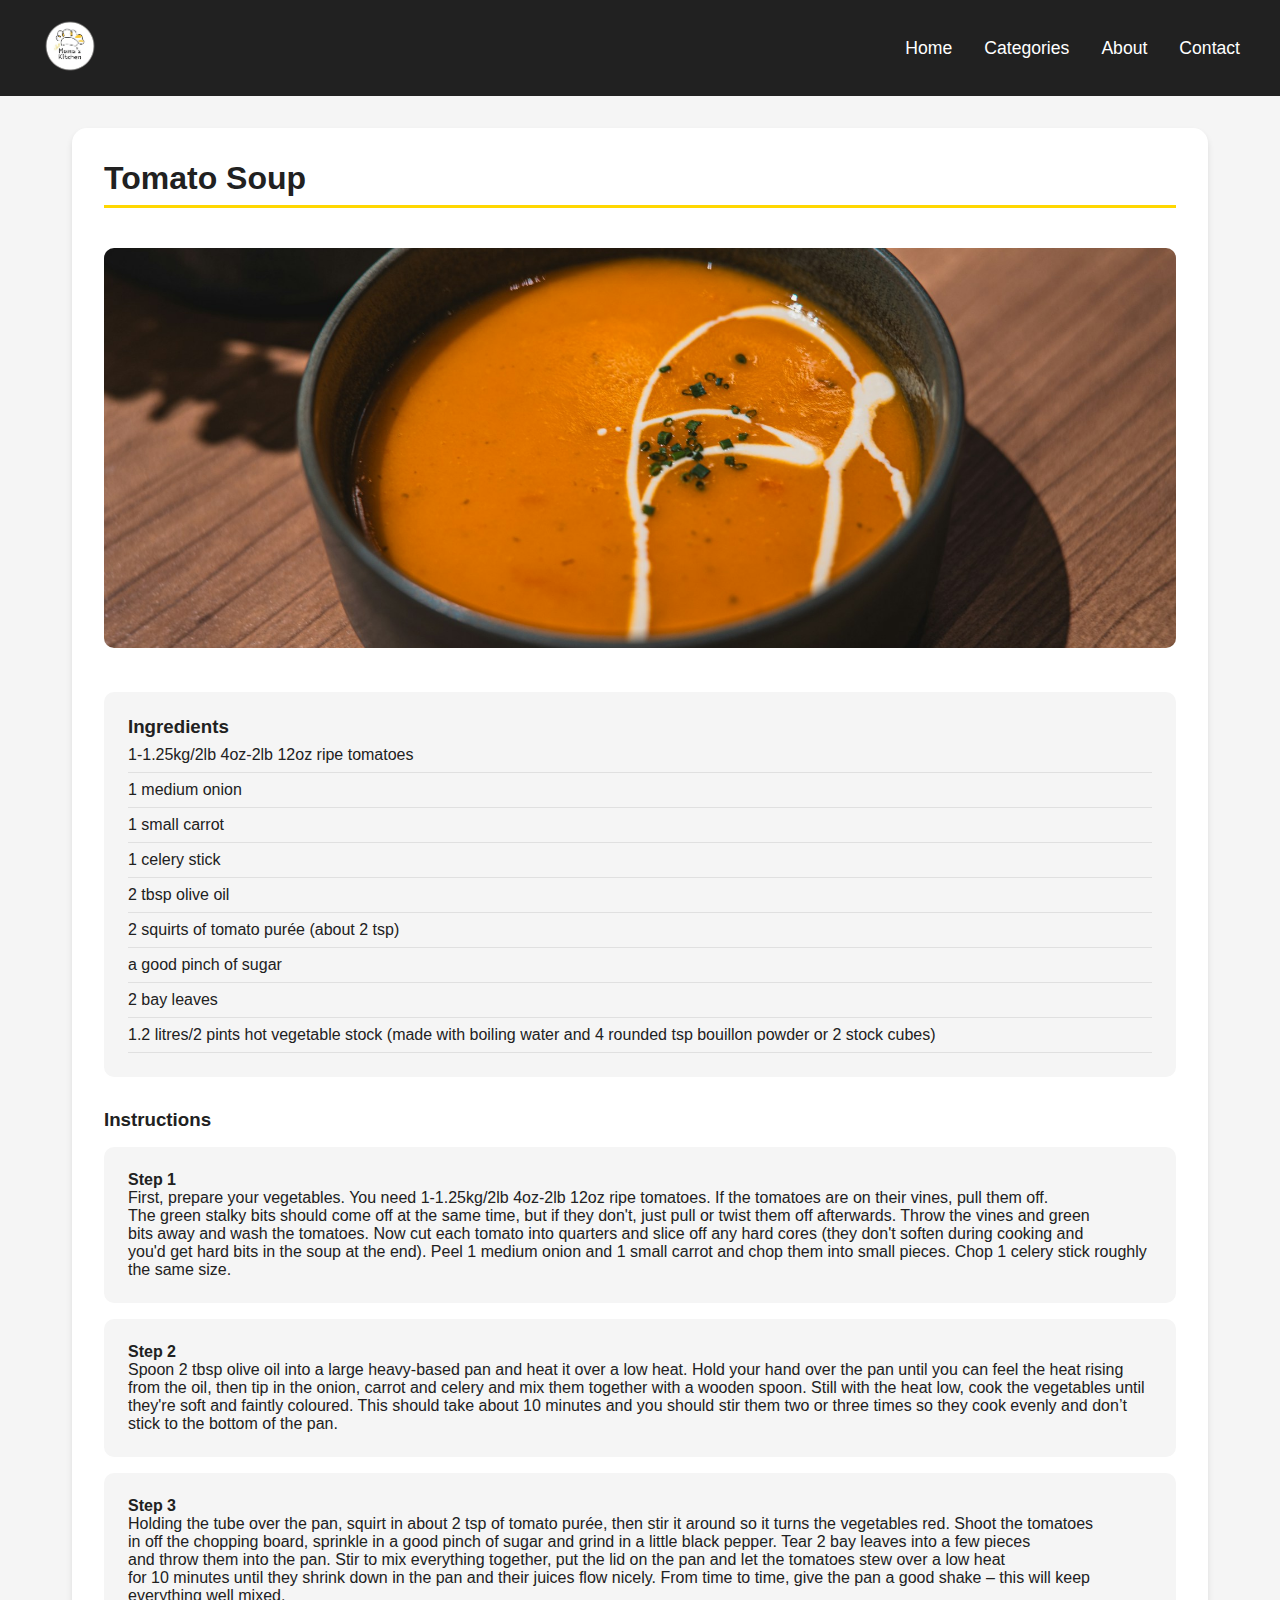
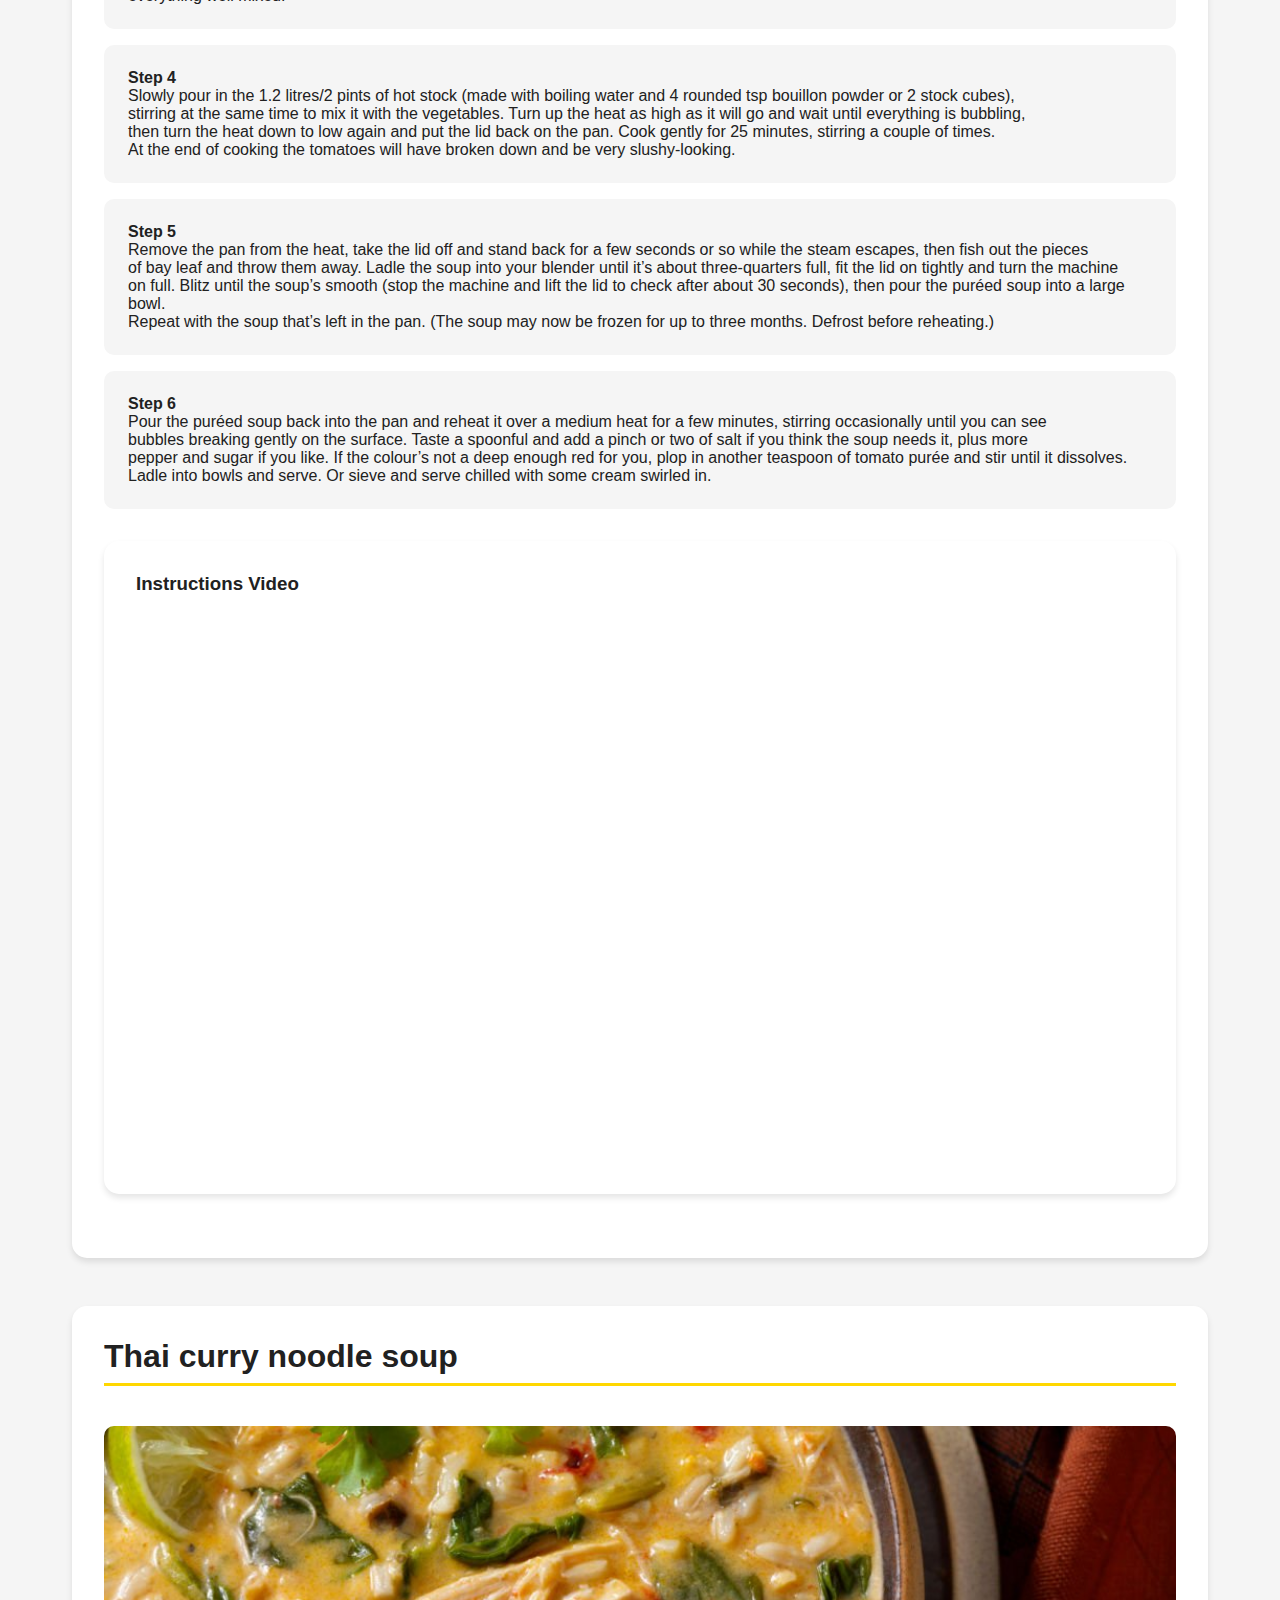
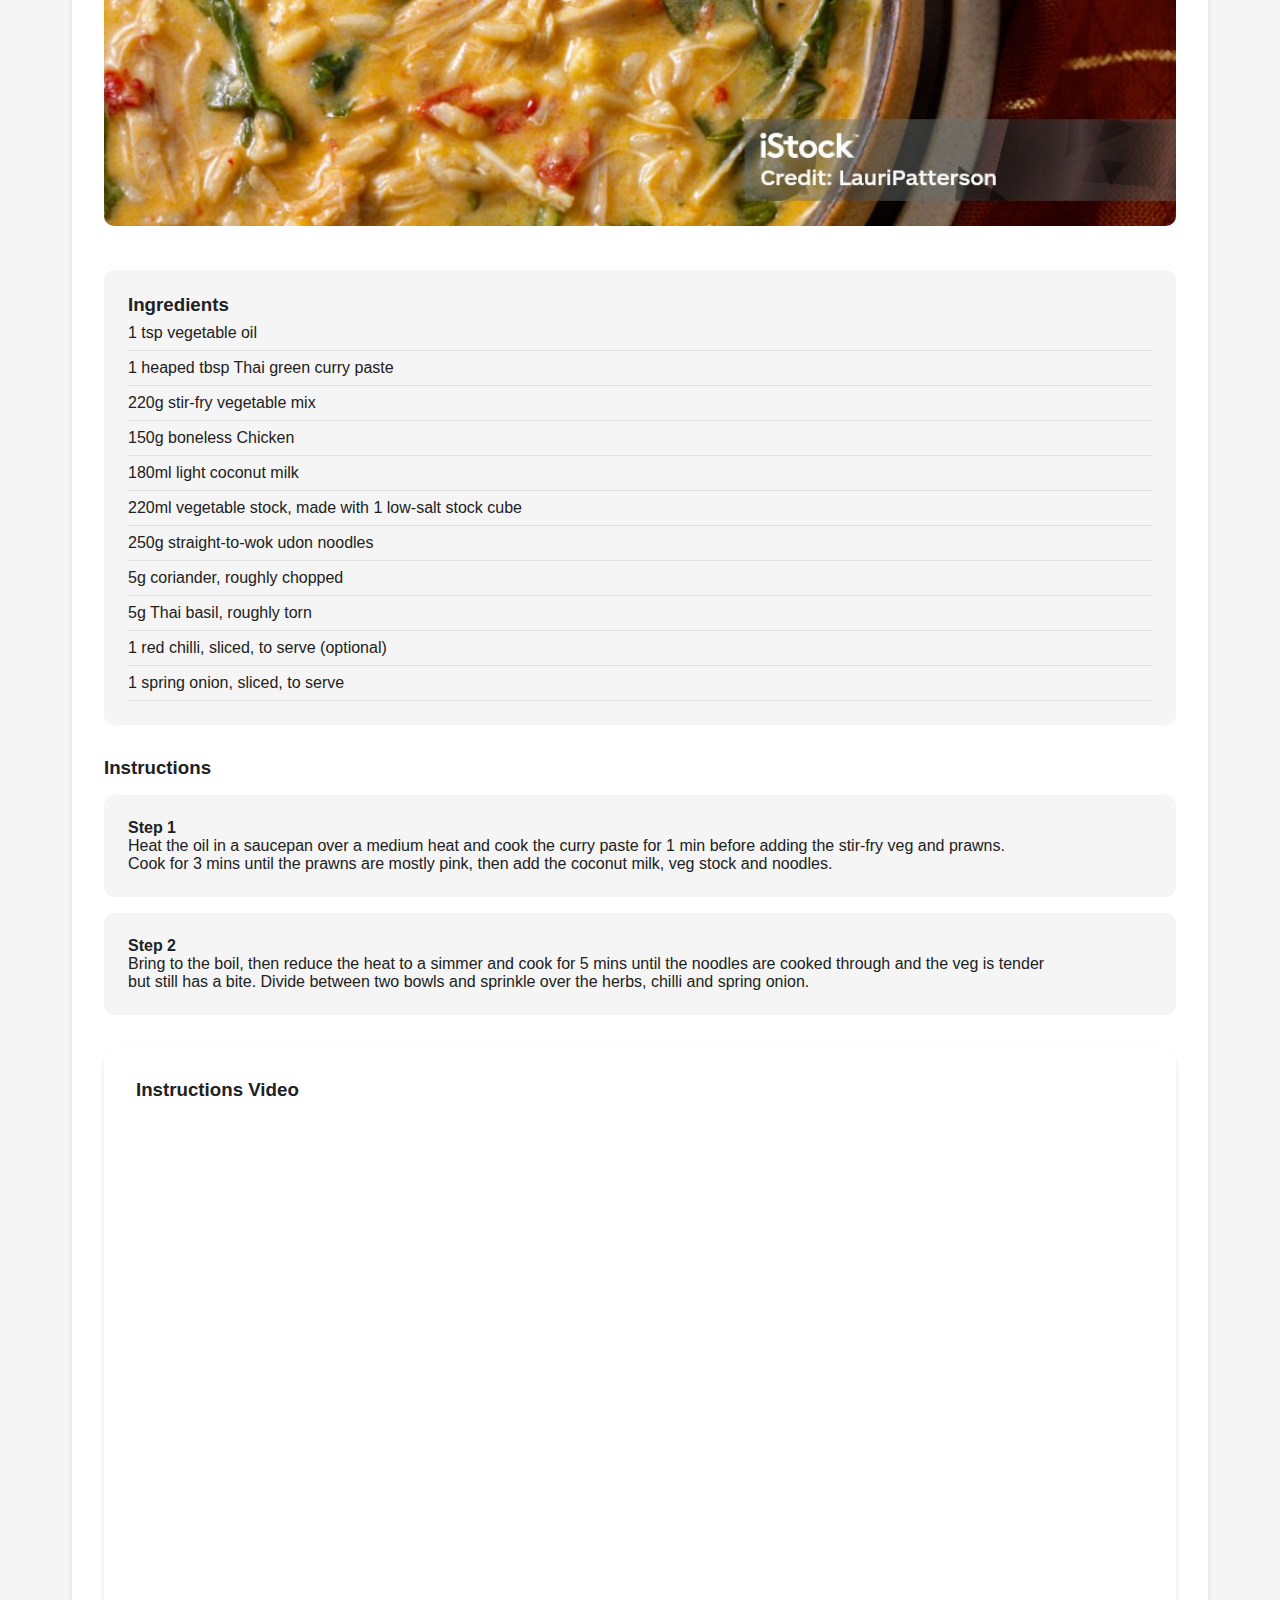
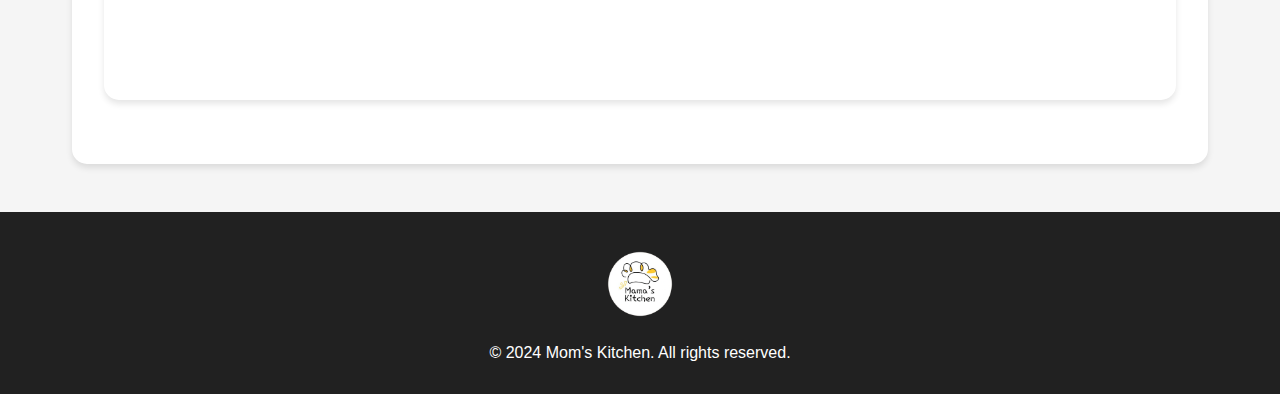
<file: Pages/Soups.html>
<!DOCTYPE html>
<html lang="en">
  <head>
    <meta charset="UTF-8" />
    <meta name="viewport" content="width=device-width, initial-scale=1.0" />
    <link rel="icon" href="/Assets/Icons/Mom_s_Kitchen 2.png" />
    <link rel="stylesheet" href="/Assets/Styles/pages.css" />
    <link rel="stylesheet" href="/Assets/Styles/pages-responsive.css" />
    <title>Mom's Kitchen - Soups</title>
    <style></style>
  </head>
  <body>
    <nav class="navbar">
      <div class="nav-content">
        <div class="logo">
          <img
            src="/Assets/Icons/Mom_s_Kitchen 2.png"
            alt="Mom's Kitchen Logo"
          />
        </div>
        <div class="menu-toggle">
          <span class="bar"></span>
          <span class="bar"></span>
          <span class="bar"></span>
        </div>
        <div class="nav-links">
          <a href="/index.html">Home</a>
          <a href="/index.html">Categories</a>
          <a href="/index.html">About</a>
          <a href="/index.html">Contact</a>
        </div>
      </div>
    </nav>

    <main>
      <section class="recipe-section">
        <h2>Tomato Soup</h2>
        <img
          src="/Assets/Images/sherman-kwan-Vuc8cRavyl4-unsplash.jpg"
          alt="An image of Tomato Soup"
          class="recipe-image"
        />

        <div class="ingredients-container">
          <h3>Ingredients</h3>
          <ul class="ingredients-list">
            <li>1-1.25kg/2lb 4oz-2lb 12oz ripe tomatoes</li>
            <li>1 medium onion</li>
            <li>1 small carrot</li>
            <li>1 celery stick</li>
            <li>2 tbsp olive oil</li>
            <li>2 squirts of tomato purée (about 2 tsp)</li>
            <li>a good pinch of sugar</li>
            <li>2 bay leaves</li>
            <li>
              1.2 litres/2 pints hot vegetable stock (made with boiling water
              and 4 rounded tsp bouillon powder or 2 stock cubes)
            </li>
          </ul>
        </div>

        <div class="instructions-container">
          <h3>Instructions</h3>
          <div class="instruction-step">
            <h4>Step 1</h4>
            <p>
              First, prepare your vegetables. You need 1-1.25kg/2lb 4oz-2lb 12oz
              ripe tomatoes. If the tomatoes are on their vines, pull them off.
              <br />
              The green stalky bits should come off at the same time, but if
              they don't, just pull or twist them off afterwards. Throw the
              vines and green <br />
              bits away and wash the tomatoes. Now cut each tomato into quarters
              and slice off any hard cores (they don't soften during cooking and
              <br />
              you'd get hard bits in the soup at the end). Peel 1 medium onion
              and 1 small carrot and chop them into small pieces. Chop 1 celery
              stick roughly the same size.
            </p>
          </div>

          <div class="instruction-step">
            <h4>Step 2</h4>
            <p>
              Spoon 2 tbsp olive oil into a large heavy-based pan and heat it
              over a low heat. Hold your hand over the pan until you can feel
              the heat rising from the oil, then tip in the onion, carrot and
              celery and mix them together with a wooden spoon. Still with the
              heat low, cook the vegetables until they're soft and faintly
              coloured. This should take about 10 minutes and you should stir
              them two or three times so they cook evenly and don’t stick to the
              bottom of the pan.
            </p>
          </div>
          <div class="instruction-step">
            <h4>Step 3</h4>
            <p>
              Holding the tube over the pan, squirt in about 2 tsp of tomato
              purée, then stir it around so it turns the vegetables red. Shoot
              the tomatoes
              <br />in off the chopping board, sprinkle in a good pinch of sugar
              and grind in a little black pepper. Tear 2 bay leaves into a few
              pieces
              <br />
              and throw them into the pan. Stir to mix everything together, put
              the lid on the pan and let the tomatoes stew over a low heat
              <br />for 10 minutes until they shrink down in the pan and their
              juices flow nicely. From time to time, give the pan a good shake –
              this will keep everything well mixed.
            </p>
          </div>
          <div class="instruction-step">
            <h4>Step 4</h4>
            <p>
              Slowly pour in the 1.2 litres/2 pints of hot stock (made with
              boiling water and 4 rounded tsp bouillon powder or 2 stock cubes),
              <br />
              stirring at the same time to mix it with the vegetables. Turn up
              the heat as high as it will go and wait until everything is
              bubbling,
              <br />then turn the heat down to low again and put the lid back on
              the pan. Cook gently for 25 minutes, stirring a couple of times.
              <br />At the end of cooking the tomatoes will have broken down and
              be very slushy-looking.
            </p>
          </div>
          <div class="instruction-step">
            <h4>Step 5</h4>
            <p>
              Remove the pan from the heat, take the lid off and stand back for
              a few seconds or so while the steam escapes, then fish out the
              pieces
              <br />of bay leaf and throw them away. Ladle the soup into your
              blender until it’s about three-quarters full, fit the lid on
              tightly and turn the machine <br />on full. Blitz until the soup’s
              smooth (stop the machine and lift the lid to check after about 30
              seconds), then pour the puréed soup into a large bowl.
              <br />
              Repeat with the soup that’s left in the pan. (The soup may now be
              frozen for up to three months. Defrost before reheating.)
            </p>
          </div>
          <div class="instruction-step">
            <h4>Step 6</h4>
            <p>
              Pour the puréed soup back into the pan and reheat it over a medium
              heat for a few minutes, stirring occasionally until you can see
              <br />
              bubbles breaking gently on the surface. Taste a spoonful and add a
              pinch or two of salt if you think the soup needs it, plus more
              <br />
              pepper and sugar if you like. If the colour’s not a deep enough
              red for you, plop in another teaspoon of tomato purée and stir
              until it dissolves. <br />
              Ladle into bowls and serve. Or sieve and serve chilled with some
              cream swirled in.
            </p>
          </div>
        </div>
        <div class="video-section">
          <h3>Instructions Video</h3>
          <div class="video-container">
            <iframe
              src="https://www.youtube.com/embed/szjZ3vqwyXE?si=d3wzNRnWUmY7Cbnn"
              title="YouTube video player"
              allow="accelerometer; autoplay; clipboard-write; encrypted-media; gyroscope; picture-in-picture; web-share"
              referrerpolicy="strict-origin-when-cross-origin"
              allowfullscreen
            ></iframe>
          </div>
        </div>
      </section>
    </main>
    <main>
      <section class="recipe-section">
        <h2>Thai curry noodle soup</h2>
        <img
          src="/Assets/Images/Thai curry noodle soup.jpg"
          alt="An image of Thai curry noodle soup"
          class="recipe-image"
        />

        <div class="ingredients-container">
          <h3>Ingredients</h3>
          <ul class="ingredients-list">
            <li>1 tsp vegetable oil</li>
            <li>1 heaped tbsp Thai green curry paste</li>
            <li>220g stir-fry vegetable mix</li>
            <li>150g boneless Chicken</li>
            <li>180ml light coconut milk</li>
            <li>220ml vegetable stock, made with 1 low-salt stock cube</li>
            <li>250g straight-to-wok udon noodles</li>
            <li>5g coriander, roughly chopped</li>
            <li>5g Thai basil, roughly torn</li>
            <li>1 red chilli, sliced, to serve (optional)</li>
            <li>1 spring onion, sliced, to serve</li>
          </ul>
        </div>

        <div class="instructions-container">
          <h3>Instructions</h3>
          <div class="instruction-step">
            <h4>Step 1</h4>
            <p>
              Heat the oil in a saucepan over a medium heat and cook the curry
              paste for 1 min before adding the stir-fry veg and prawns.
              <br />
              Cook for 3 mins until the prawns are mostly pink, then add the
              coconut milk, veg stock and noodles.
            </p>
          </div>

          <div class="instruction-step">
            <h4>Step 2</h4>
            <p>
              Bring to the boil, then reduce the heat to a simmer and cook for 5
              mins until the noodles are cooked through and the veg is tender
              <br />
              but still has a bite. Divide between two bowls and sprinkle over
              the herbs, chilli and spring onion.
            </p>
          </div>
        </div>
        <div class="video-section">
          <h3>Instructions Video</h3>
          <div class="video-container">
            <iframe
              src="https://www.youtube.com/embed/8OXRwMug6G0?si=qDGJDZWjo2bxdgj9"
              title="YouTube video player"
              allow="accelerometer; autoplay; clipboard-write; encrypted-media; gyroscope; picture-in-picture; web-share"
              referrerpolicy="strict-origin-when-cross-origin"
              allowfullscreen
            ></iframe>
          </div>
        </div>
      </section>
    </main>

    <footer>
      <a href="/index.html"
        ><img
          src="/Assets/Icons/Mom_s_Kitchen%202.png"
          alt="Mom's Kitchen Logo"
      /></a>
      <p>© 2024 Mom's Kitchen. All rights reserved.</p>
    </footer>

    <script src="/Assets/JS/Menu.js"></script>
  </body>
</html>
</file>
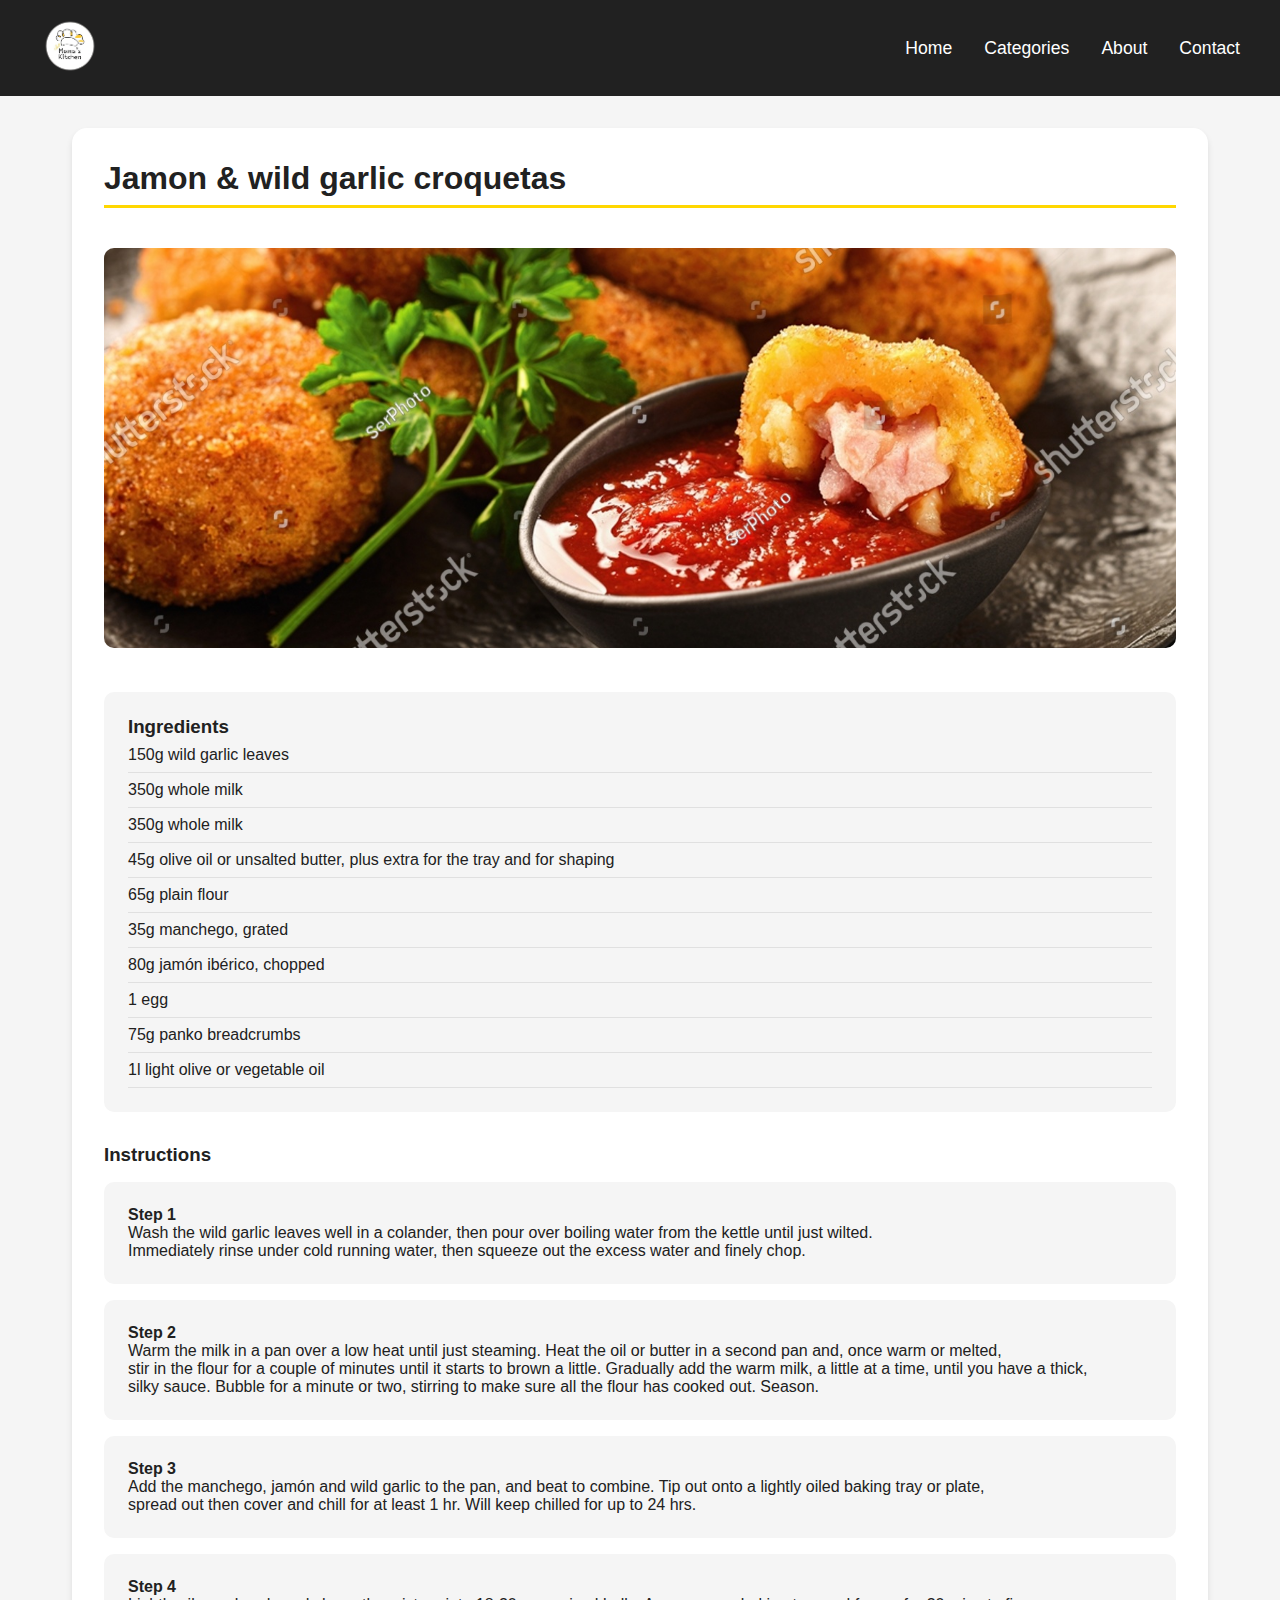
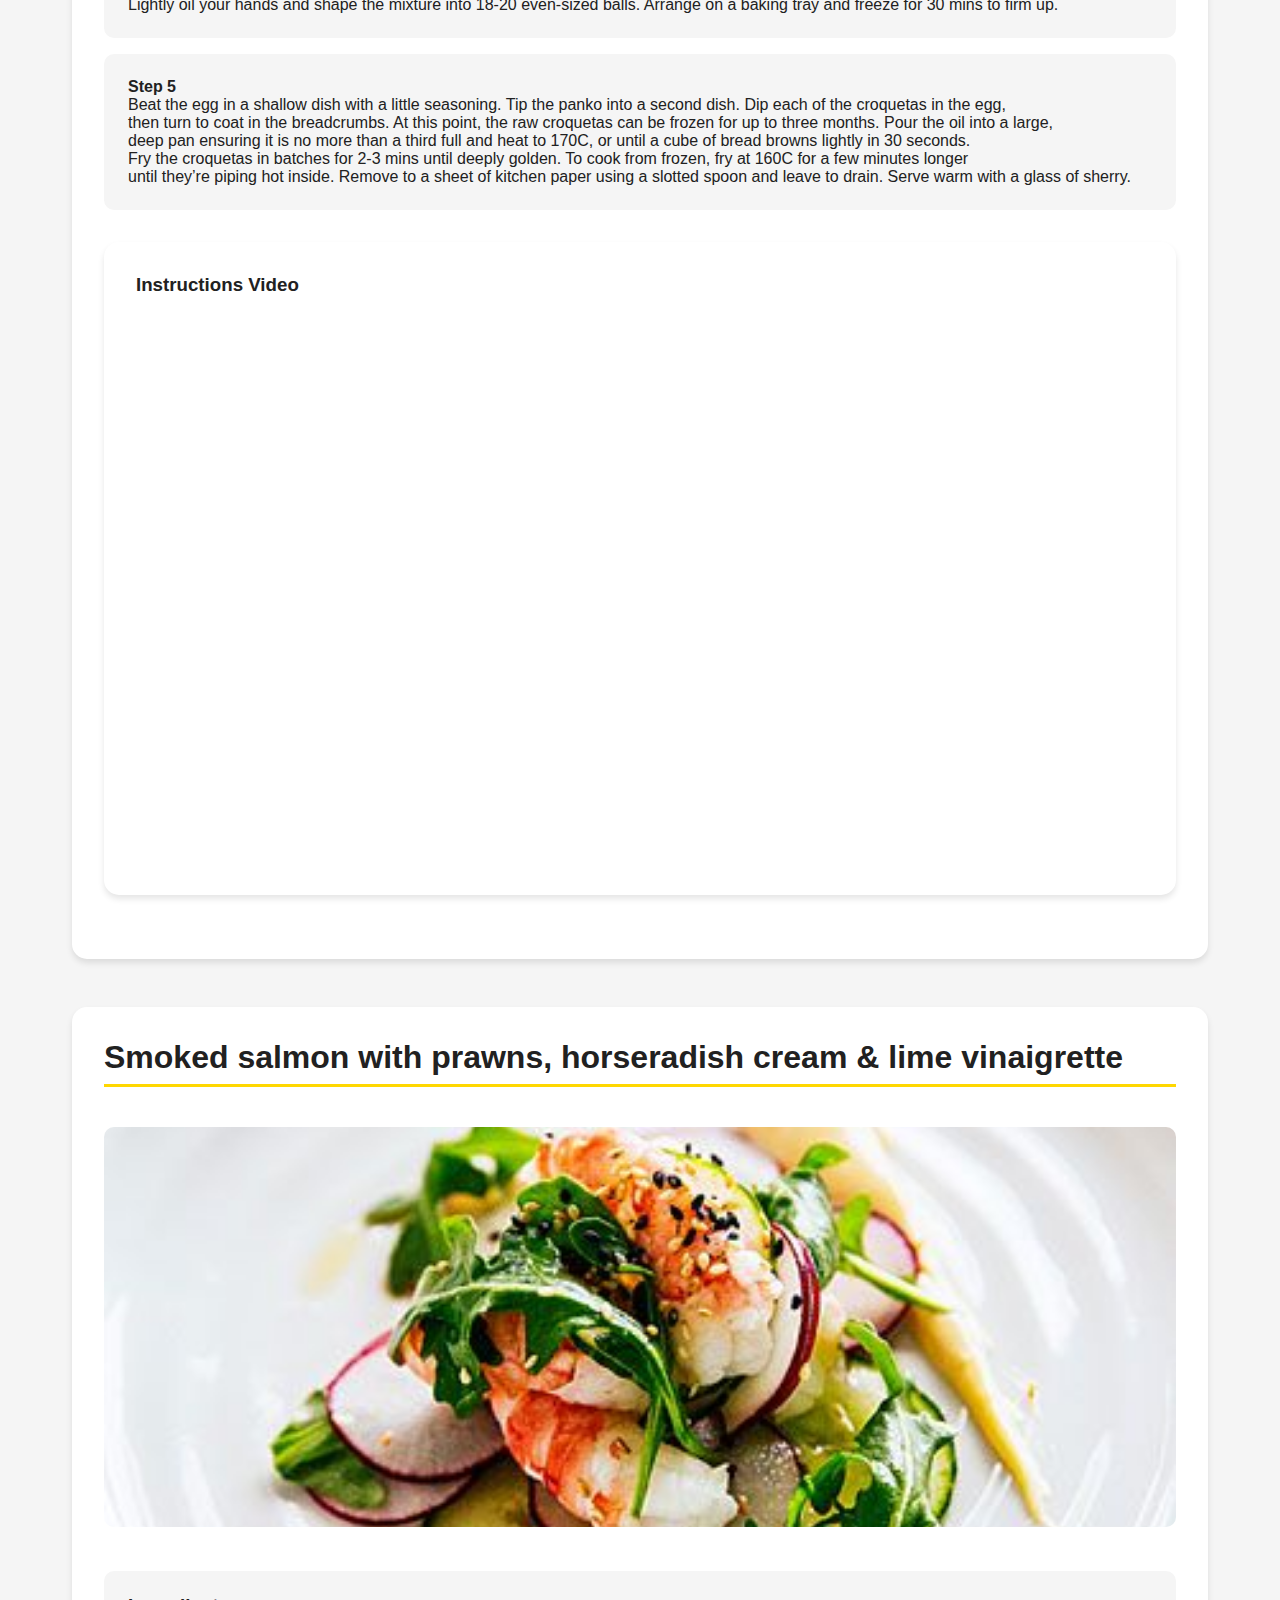
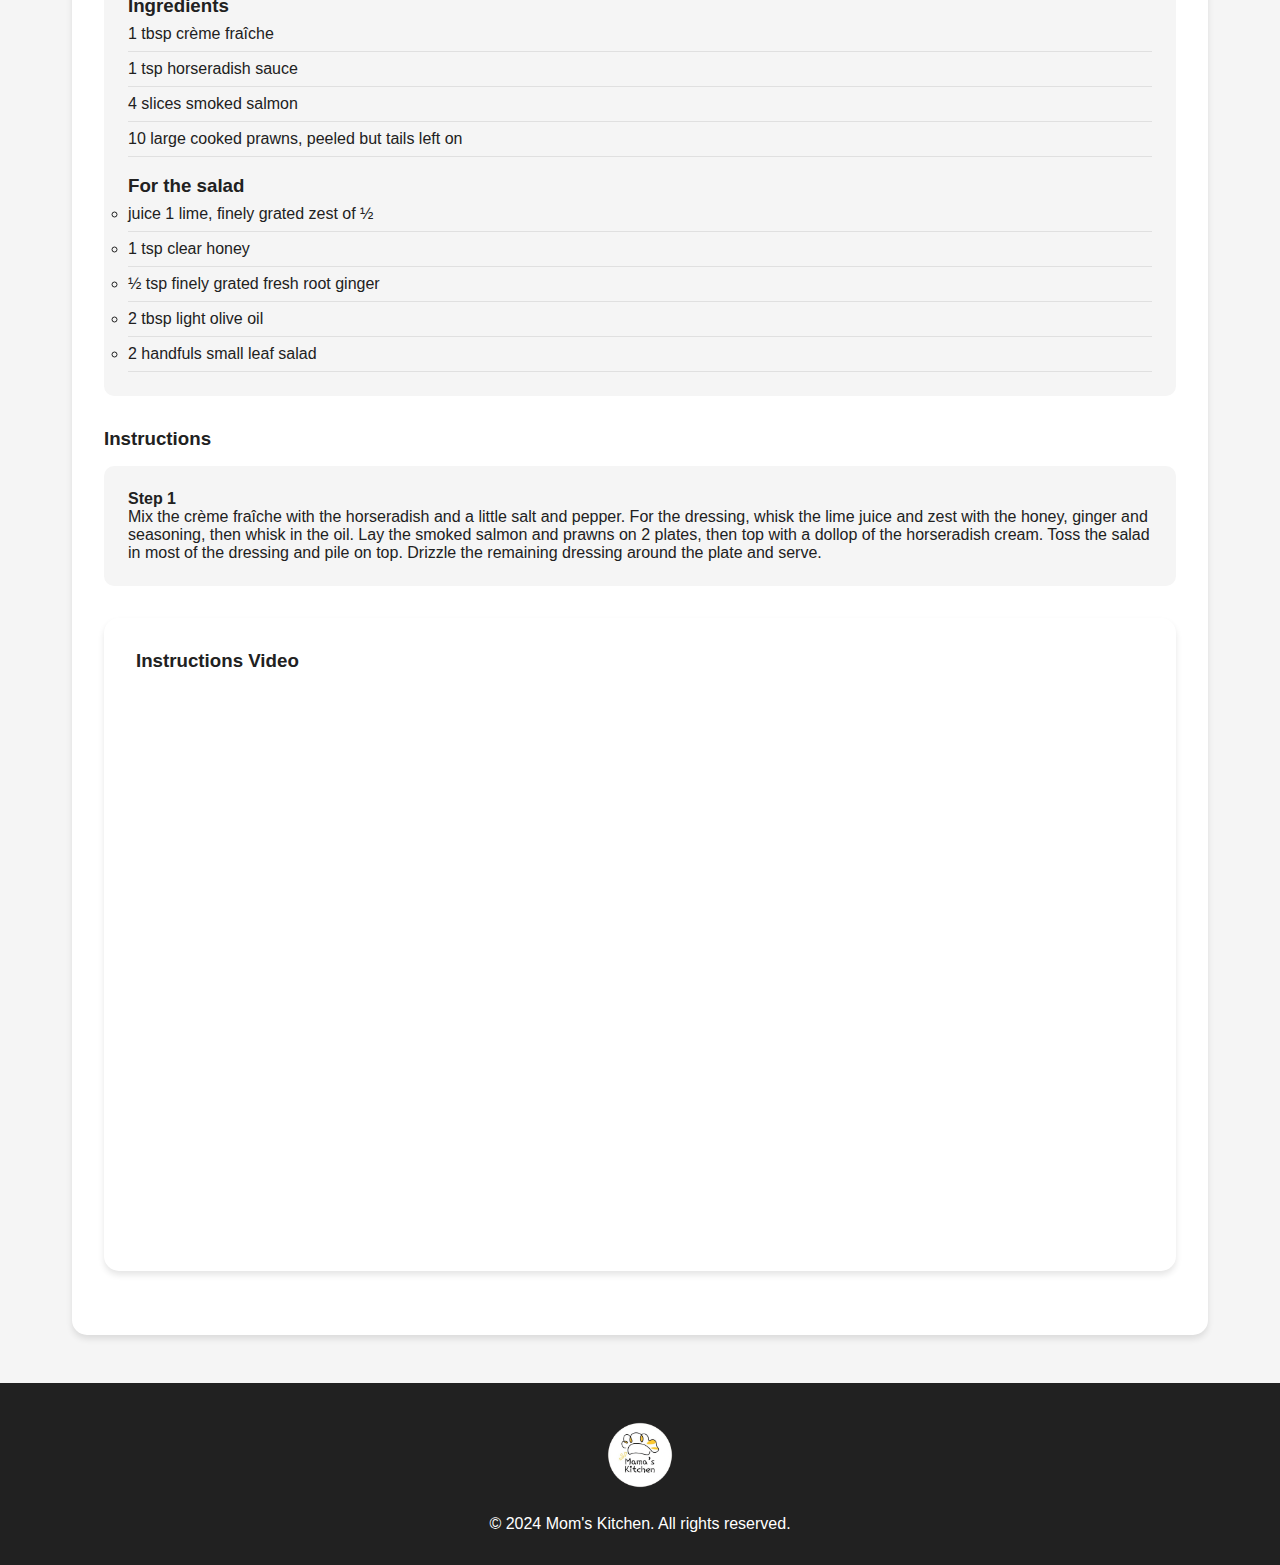
<file: Pages/Starters.html>
<!DOCTYPE html>
<html lang="en">
  <head>
    <meta charset="UTF-8" />
    <meta name="viewport" content="width=device-width, initial-scale=1.0" />
    <link rel="icon" href="/Assets/Icons/Mom_s_Kitchen 2.png" />
    <link rel="stylesheet" href="/Assets/Styles/pages.css" />
    <link rel="stylesheet" href="/Assets/Styles/pages-responsive.css" />
    <title>Mom's Kitchen - Starters</title>
    <style></style>
  </head>
  <body>
    <nav class="navbar">
      <div class="nav-content">
        <div class="logo">
          <img
            src="/Assets/Icons/Mom_s_Kitchen 2.png"
            alt="Mom's Kitchen Logo"
          />
        </div>
        <div class="menu-toggle">
          <span class="bar"></span>
          <span class="bar"></span>
          <span class="bar"></span>
        </div>
        <div class="nav-links">
          <a href="/index.html">Home</a>
          <a href="/index.html">Categories</a>
          <a href="/index.html">About</a>
          <a href="/index.html">Contact</a>
        </div>
      </div>
    </nav>

    <main>
      <section class="recipe-section">
        <h2>Jamon & wild garlic croquetas</h2>
        <img
          src="/Assets/Images/stock-photo-potato-croquettes-with-ham-and-sauce-close-up-2127236975.jpg"
          alt="An image of Jamon and wild garlic croquetas"
          class="recipe-image"
        />

        <div class="ingredients-container">
          <h3>Ingredients</h3>
          <ul class="ingredients-list">
            <li>150g wild garlic leaves</li>
            <li>350g whole milk</li>
            <li>350g whole milk</li>
            <li>
              45g olive oil or unsalted butter, plus extra for the tray and for
              shaping
            </li>
            <li>65g plain flour</li>
            <li>35g manchego, grated</li>
            <li>80g jamón ibérico, chopped</li>
            <li>1 egg</li>
            <li>75g panko breadcrumbs</li>
            <li>1l light olive or vegetable oil</li>
          </ul>
        </div>

        <div class="instructions-container">
          <h3>Instructions</h3>
          <div class="instruction-step">
            <h4>Step 1</h4>
            <p>
              Wash the wild garlic leaves well in a colander, then pour over
              boiling water from the kettle until just wilted. <br />
              Immediately rinse under cold running water, then squeeze out the
              excess water and finely chop.
            </p>
          </div>

          <div class="instruction-step">
            <h4>Step 2</h4>
            <p>
              Warm the milk in a pan over a low heat until just steaming. Heat
              the oil or butter in a second pan and, once warm or melted,
              <br />
              stir in the flour for a couple of minutes until it starts to brown
              a little. Gradually add the warm milk, a little at a time, until
              you have a thick,<br />
              silky sauce. Bubble for a minute or two, stirring to make sure all
              the flour has cooked out. Season.
            </p>
          </div>
          <div class="instruction-step">
            <h4>Step 3</h4>
            <p>
              Add the manchego, jamón and wild garlic to the pan, and beat to
              combine. Tip out onto a lightly oiled baking tray or plate,
              <br />spread out then cover and chill for at least 1 hr. Will keep
              chilled for up to 24 hrs.
            </p>
          </div>
          <div class="instruction-step">
            <h4>Step 4</h4>
            <p>
              Lightly oil your hands and shape the mixture into 18-20 even-sized
              balls. Arrange on a baking tray and freeze for 30 mins to firm up.
            </p>
          </div>
          <div class="instruction-step">
            <h4>Step 5</h4>
            <p>
              Beat the egg in a shallow dish with a little seasoning. Tip the
              panko into a second dish. Dip each of the croquetas in the egg,
              <br />
              then turn to coat in the breadcrumbs. At this point, the raw
              croquetas can be frozen for up to three months. Pour the oil into
              a large,
              <br />
              deep pan ensuring it is no more than a third full and heat to
              170C, or until a cube of bread browns lightly in 30 seconds.
              <br />Fry the croquetas in batches for 2-3 mins until deeply
              golden. To cook from frozen, fry at 160C for a few minutes longer
              <br />
              until they’re piping hot inside. Remove to a sheet of kitchen
              paper using a slotted spoon and leave to drain. Serve warm with a
              glass of sherry.
            </p>
          </div>
        </div>
        <div class="video-section">
          <h3>Instructions Video</h3>
          <div class="video-container">
            <iframe
              src="https://www.youtube.com/embed/k6OFRKIO_aI?si=ba20puVZLOPBCx7i"
              title="YouTube video player"
              allow="accelerometer; autoplay; clipboard-write; encrypted-media; gyroscope; picture-in-picture; web-share"
              referrerpolicy="strict-origin-when-cross-origin"
              allowfullscreen
            ></iframe>
          </div>
        </div>
      </section>
    </main>
    <main>
      <section class="recipe-section">
        <h2>Smoked salmon with prawns, horseradish cream & lime vinaigrette</h2>
        <img
          src="/Assets/Images/Spot Prawn Sesame Salad.jpg"
          alt="An image of a Smoked salmon with prawns, horseradish cream & lime vinaigrette"
          class="recipe-image"
        />

        <div class="ingredients-container">
          <h3>Ingredients</h3>
          <ul class="ingredients-list">
            <li>1 tbsp crème fraîche</li>
            <li>1 tsp horseradish sauce</li>
            <li>4 slices smoked salmon</li>
            <li>10 large cooked prawns, peeled but tails left on</li>

            <br />
            <h3>For the salad</h3>
            <ul>
              <li>juice 1 lime, finely grated zest of ½</li>
              <li>1 tsp clear honey</li>
              <li>½ tsp finely grated fresh root ginger</li>
              <li>2 tbsp light olive oil</li>
              <li>2 handfuls small leaf salad</li>
            </ul>
          </ul>
        </div>

        <div class="instructions-container">
          <h3>Instructions</h3>
          <div class="instruction-step">
            <h4>Step 1</h4>
            <p>
              Mix the crème fraîche with the horseradish and a little salt and
              pepper. For the dressing, whisk the lime juice and zest with the
              honey, ginger and seasoning, then whisk in the oil. Lay the smoked
              salmon and prawns on 2 plates, then top with a dollop of the
              horseradish cream. Toss the salad in most of the dressing and pile
              on top. Drizzle the remaining dressing around the plate and serve.
            </p>
          </div>
        </div>
        <div class="video-section">
          <h3>Instructions Video</h3>
          <div class="video-container">
            <iframe
              src="https://www.youtube.com/embed/Fkhl2S_XvPI?si=Fm-CSDYAMwgpFdJk"
              title="YouTube video player"
              allow="accelerometer; autoplay; clipboard-write; encrypted-media; gyroscope; picture-in-picture; web-share"
              referrerpolicy="strict-origin-when-cross-origin"
              allowfullscreen
            ></iframe>
          </div>
        </div>
      </section>
    </main>

    <footer>
      <a href="/index.html"
        ><img
          src="/Assets/Icons/Mom_s_Kitchen%202.png"
          alt="Mom's Kitchen Logo"
      /></a>
      <p>© 2024 Mom's Kitchen. All rights reserved.</p>
    </footer>

    <script src="/Assets/JS/Menu.js"></script>
  </body>
</html>
</file>
<file: Assets/Styles/index.css>
:root {
  --primary-yellow: #ffd700;
  --secondary-yellow: #ffc107;
  --text-dark: #212121;
  --text-light: #ffffff;
  --background-gray: #f5f5f5;
  --border-gray: #e0e0e0;
}

html {
  scroll-behavior: smooth;
}

* {
  margin: 0;
  padding: 0;
  box-sizing: border-box;
  font-family: "Segoe UI", Tahoma, Geneva, Verdana, sans-serif;
}

body {
  background-color: var(--background-gray);
  color: var(--text-dark);
}

/* Navbar Styles */
.navbar {
  background-color: var(--text-dark);
  padding: 1rem;
  position: relative;
}

.nav-content {
  display: flex;
  justify-content: space-between;
  align-items: center;
  max-width: 1200px;
  margin: 0 auto;
}

.logo img {
  height: 60px;
  width: 60px;
  transition: transform 0.3s ease;
}

.logo img:hover {
  transform: scale(1.1);
}

.nav-links {
  display: flex;
  gap: 2rem;
}

.nav-links a {
  color: var(--text-light);
  text-decoration: none;
  font-size: 1.1rem;
  position: relative;
}

.nav-links a::after {
  content: "";
  position: absolute;
  bottom: -5px;
  left: 0;
  width: 0;
  height: 2px;
  background-color: var(--primary-yellow);
  transition: width 0.3s ease;
}

.nav-links a:hover::after {
  width: 100%;
}

.menu-toggle {
  display: none;
  flex-direction: column;
  gap: 5px;
  cursor: pointer;
}

.bar {
  width: 25px;
  height: 3px;
  background-color: var(--text-light);
  transition: 0.3s;
}

/* Hero Section */
.hero {
  background-color: var(--text-dark);
  color: var(--text-light);
  padding: 4rem 2rem;
  text-align: center;
}

.hero h1 {
  font-size: 2.5rem;
  margin-bottom: 1rem;
  color: var(--primary-yellow);
}

/* Categories Grid */
.categories {
  padding: 2rem;
  max-width: 1200px;
  margin: 0 auto;
}

.categories-grid {
  display: grid;
  grid-template-columns: repeat(auto-fit, minmax(250px, 1fr));
  gap: 2rem;
  padding: 2rem 0;
}

.category-card {
  background: white;
  border-radius: 15px;
  overflow: hidden;
  box-shadow: 0 4px 6px rgba(0, 0, 0, 0.1);
  transition: transform 0.3s ease;
}

.category-card:hover {
  transform: translateY(-5px);
}

.category-card img {
  width: 100%;
  height: 200px;
  object-fit: cover;
}

.category-card h3 {
  padding: 1rem;
  text-align: center;
  background-color: var(--text-dark);
  color: var(--primary-yellow);
}

/* About Section */
.about {
  background-color: var(--text-dark);
  color: var(--text-light);
  padding: 4rem 2rem;
  margin: 2rem 0;
}

.about-content {
  max-width: 800px;
  margin: 0 auto;
  text-align: center;
}

.about h2 {
  color: var(--primary-yellow);
  font-size: 2rem;
  margin-bottom: 2rem;
}

.about-cards {
  display: grid;
  grid-template-columns: repeat(auto-fit, minmax(250px, 1fr));
  gap: 2rem;
  margin-top: 2rem;
}

.about-card {
  background: rgba(255, 255, 255, 0.1);
  padding: 2rem;
  border-radius: 15px;
  backdrop-filter: blur(5px);
}

/* Container */
.container {
  max-width: 1200px;
  margin: 0 auto;
  padding: 0 1rem;
}

/* Featured Section */
.featured {
  padding: 4rem 0;
}

.featured-grid {
  display: grid;
  grid-template-columns: repeat(auto-fit, minmax(300px, 1fr));
  gap: 2rem;
  margin-top: 2rem;
}

.recipe-card {
  background: white;
  border-radius: 15px;
  overflow: hidden;
  box-shadow: 0 4px 6px rgba(0, 0, 0, 0.1);
  transition: transform 0.3s ease;
}

.recipe-card:hover {
  transform: translateY(-5px);
}

.recipe-card img {
  width: 100%;
  height: 200px;
  object-fit: cover;
}

.recipe-content {
  padding: 1.5rem;
}

.recipe-content h3 {
  color: var(--text-dark);
  margin-bottom: 0.5rem;
}

.recipe-content p {
  color: #666;
}

/* Recipe Submission Form */
.submit-recipe {
  padding: 4rem 0;
  background-color: var(--background-gray);
}

.recipe-form {
  max-width: 600px;
  margin: 2rem auto;
  background: white;
  padding: 2rem;
  border-radius: 15px;
  box-shadow: 0 4px 6px rgba(0, 0, 0, 0.1);
}

.form-group {
  margin-bottom: 1.5rem;
}

.form-group label {
  display: block;
  margin-bottom: 0.5rem;
  color: var(--text-dark);
}

.form-group input,
.form-group textarea {
  width: 100%;
  padding: 0.75rem;
  border: 1px solid var(--border-gray);
  border-radius: 8px;
  font-size: 1rem;
}

.submit-btn {
  background-color: var(--text-dark);
  color: var(--primary-yellow);
  padding: 0.75rem 1.5rem;
  border: none;
  border-radius: 8px;
  cursor: pointer;
  font-size: 1rem;
  transition: background-color 0.3s ease;
}

.submit-btn:hover {
  background-color: #000;
}

/* Social Connect */
.social-connect {
  padding: 4rem 0;
  text-align: center;
}

.social-links {
  display: flex;
  justify-content: center;
  gap: 2rem;
  margin-top: 2rem;
}

.social-links img {
  width: 50px;
  height: 50px;
  transition: transform 0.3s ease;
}

.social-links img:hover {
  transform: scale(1.1);
}

/* Footer */
footer {
  background-color: var(--text-dark);
  color: var(--text-light);
  padding: 2rem 0;
}

.footer-content {
  display: flex;
  flex-direction: column;
  align-items: center;
  gap: 1rem;
}

.footer-content img {
  height: 60px;
  width: 60px;
}
</file>
<file: Assets/Styles/index-responsive.css>
/* Media Queries */
/* ========== Laptop ============ */
@media (max-width: 1024px) {
  .nav-links {
    gap: 1rem;
  }
}
/* ========== Tablet ============ */
@media (max-width: 768px) {
  .menu-toggle {
    display: flex;
  }

  .nav-links {
    display: none;
    position: absolute;
    top: 100%;
    left: 0;
    right: 0;
    background-color: var(--text-dark);
    flex-direction: column;
    padding: 1rem;
    text-align: center;
  }

  .nav-links.active {
    display: flex;
  }

  .hero h1 {
    font-size: 2rem;
  }
}
/* ========== Mobile Large ============ */
@media (max-width: 425px) {
  .hero {
    padding: 2rem 1rem;
  }

  .hero h1 {
    font-size: 1.75rem;
  }

  .categories {
    padding: 1rem;
  }

  .about {
    padding: 2rem 1rem;
  }
}
/* ========== Mobile Medium ============ */
@media (max-width: 375px) {
  .logo img {
    height: 50px;
    width: 50px;
  }

  .hero h1 {
    font-size: 1.5rem;
  }
}
/* ========== Mobile Small ============ */
@media (max-width: 320px) {
  .category-card h3 {
    font-size: 1rem;
  }
}

/* Additional Media Queries */
@media (max-width: 768px) {
  .featured-grid {
    grid-template-columns: 1fr;
  }

  .recipe-form {
    padding: 1.5rem;
    margin: 2rem 1rem;
  }
}

@media (max-width: 425px) {
  .social-links {
    gap: 1rem;
  }

  .social-links img {
    width: 40px;
    height: 40px;
  }
}
</file>
<file: Assets/Styles/pages.css>
:root {
  --primary-yellow: #ffd700;
  --secondary-yellow: #ffc107;
  --text-dark: #212121;
  --text-light: #ffffff;
  --background-gray: #f5f5f5;
  --border-gray: #e0e0e0;
}

* {
  margin: 0;
  padding: 0;
  box-sizing: border-box;
  font-family: "Segoe UI", Tahoma, Geneva, Verdana, sans-serif;
}

body {
  background-color: var(--background-gray);
  color: var(--text-dark);
}

.navbar {
  background-color: var(--text-dark);
  padding: 1rem;
  position: relative;
}

.nav-content {
  display: flex;
  justify-content: space-between;
  align-items: center;
  max-width: 1200px;
  margin: 0 auto;
}

.logo img {
  height: 60px;
  width: 60px;
  transition: transform 0.3s ease;
}

.logo img:hover {
  transform: scale(1.1);
}

.nav-links {
  display: flex;
  gap: 2rem;
}

.nav-links a {
  color: var(--text-light);
  text-decoration: none;
  font-size: 1.1rem;
  position: relative;
}

.nav-links a::after {
  content: "";
  position: absolute;
  bottom: -5px;
  left: 0;
  width: 0;
  height: 2px;
  background-color: var(--primary-yellow);
  transition: width 0.3s ease;
}

.nav-links a:hover::after {
  width: 100%;
}

.menu-toggle {
  display: none;
  flex-direction: column;
  gap: 5px;
  cursor: pointer;
}

.bar {
  width: 25px;
  height: 3px;
  background-color: var(--text-light);
  transition: 0.3s;
}

main {
  max-width: 1200px;
  margin: 2rem auto;
  padding: 0 2rem;
}

.video-section {
  background: white;
  border-radius: 15px;
  padding: 2rem;
  margin: 2rem 0;
  box-shadow: 0 4px 6px rgba(0, 0, 0, 0.1);
}

.video-container {
  position: relative;
  width: 100%;
  padding-bottom: 56.25%;
  height: 0;
  overflow: hidden;
  border-radius: 10px;
}

.video-container iframe {
  position: absolute;
  top: 0;
  left: 0;
  width: 100%;
  height: 100%;
  border: none;
}
.recipe-section {
  background: white;
  border-radius: 15px;
  padding: 2rem;
  margin-bottom: 3rem;
  box-shadow: 0 4px 6px rgba(0, 0, 0, 0.1);
}

.recipe-image {
  width: 100%;
  max-height: 400px;
  object-fit: cover;
  border-radius: 10px;
  margin: 1rem 0;
  transition: transform 0.3s ease;
}

.recipe-image:hover {
  transform: scale(1.02);
}

h2 {
  color: var(--text-dark);
  font-size: 2rem;
  margin-bottom: 1.5rem;
  border-bottom: 3px solid var(--primary-yellow);
  padding-bottom: 0.5rem;
}

.ingredients-container {
  background: var(--background-gray);
  padding: 1.5rem;
  border-radius: 10px;
  margin: 1.5rem 0;
}

.ingredients-list {
  list-style: none;
}

.ingredients-list li {
  padding: 0.5rem 0;
  border-bottom: 1px solid var(--border-gray);
}

.instructions-container {
  margin-top: 2rem;
}

.instruction-step {
  background: var(--background-gray);
  padding: 1.5rem;
  margin: 1rem 0;
  border-radius: 10px;
  transition: transform 0.3s ease;
}

.instruction-step:hover {
  transform: translateX(10px);
}

footer {
  background-color: var(--text-dark);
  color: var(--text-light);
  padding: 2rem;
  text-align: center;
  margin-top: 3rem;
}

footer img {
  height: 80px;
  width: 80px;
  margin-bottom: 1rem;
}
/* Container */
.container {
  max-width: 1200px;
  margin: 0 auto;
  padding: 0 1rem;
}

/* Featured Section */
.featured {
  padding: 4rem 0;
}

.featured-grid {
  display: grid;
  grid-template-columns: repeat(auto-fit, minmax(300px, 1fr));
  gap: 2rem;
  margin-top: 2rem;
}

.recipe-card {
  background: white;
  border-radius: 15px;
  overflow: hidden;
  box-shadow: 0 4px 6px rgba(0, 0, 0, 0.1);
  transition: transform 0.3s ease;
}

.recipe-card:hover {
  transform: translateY(-5px);
}

.recipe-card img {
  width: 100%;
  height: 200px;
  object-fit: cover;
}

.recipe-content {
  padding: 1.5rem;
}

.recipe-content h3 {
  color: var(--text-dark);
  margin-bottom: 0.5rem;
}

.recipe-content p {
  color: #666;
}

/* Social Connect */
.social-connect {
  padding: 4rem 0;
  text-align: center;
}

.social-links {
  display: flex;
  justify-content: center;
  gap: 2rem;
  margin-top: 2rem;
}

.social-links img {
  width: 50px;
  height: 50px;
  transition: transform 0.3s ease;
}

.social-links img:hover {
  transform: scale(1.1);
}

/* Footer */
footer {
  background-color: var(--text-dark);
  color: var(--text-light);
  padding: 2rem 0;
}

.footer-content {
  display: flex;
  flex-direction: column;
  align-items: center;
  gap: 1rem;
}

.footer-content img {
  height: 60px;
  width: 60px;
}
</file>
<file: Assets/Styles/pages-responsive.css>
/* Media Queries */
/* ========== Laptop ============ */
@media (max-width: 1024px) {
  .nav-links {
    gap: 1rem;
  }
}
/* ========== Tablet ============ */
@media (max-width: 768px) {
  .menu-toggle {
    display: flex;
  }

  .nav-links {
    display: none;
    position: absolute;
    top: 100%;
    left: 0;
    right: 0;
    background-color: var(--text-dark);
    flex-direction: column;
    padding: 1rem;
    text-align: center;
  }

  .nav-links.active {
    display: flex;
  }

  .hero h1 {
    font-size: 2rem;
  }
}

/* ========== Mobile Large ============ */
@media (max-width: 425px) {
  .hero {
    padding: 2rem 1rem;
  }

  .hero h1 {
    font-size: 1.75rem;
  }

  .categories {
    padding: 1rem;
  }

  .about {
    padding: 2rem 1rem;
  }
}
/* ========== Mobile Medium ============ */
@media (max-width: 375px) {
  .logo img {
    height: 50px;
    width: 50px;
  }

  .hero h1 {
    font-size: 1.5rem;
  }
}
/* ========== Mobile Small ============ */
@media (max-width: 320px) {
  .category-card h3 {
    font-size: 1rem;
  }
}
</file>
